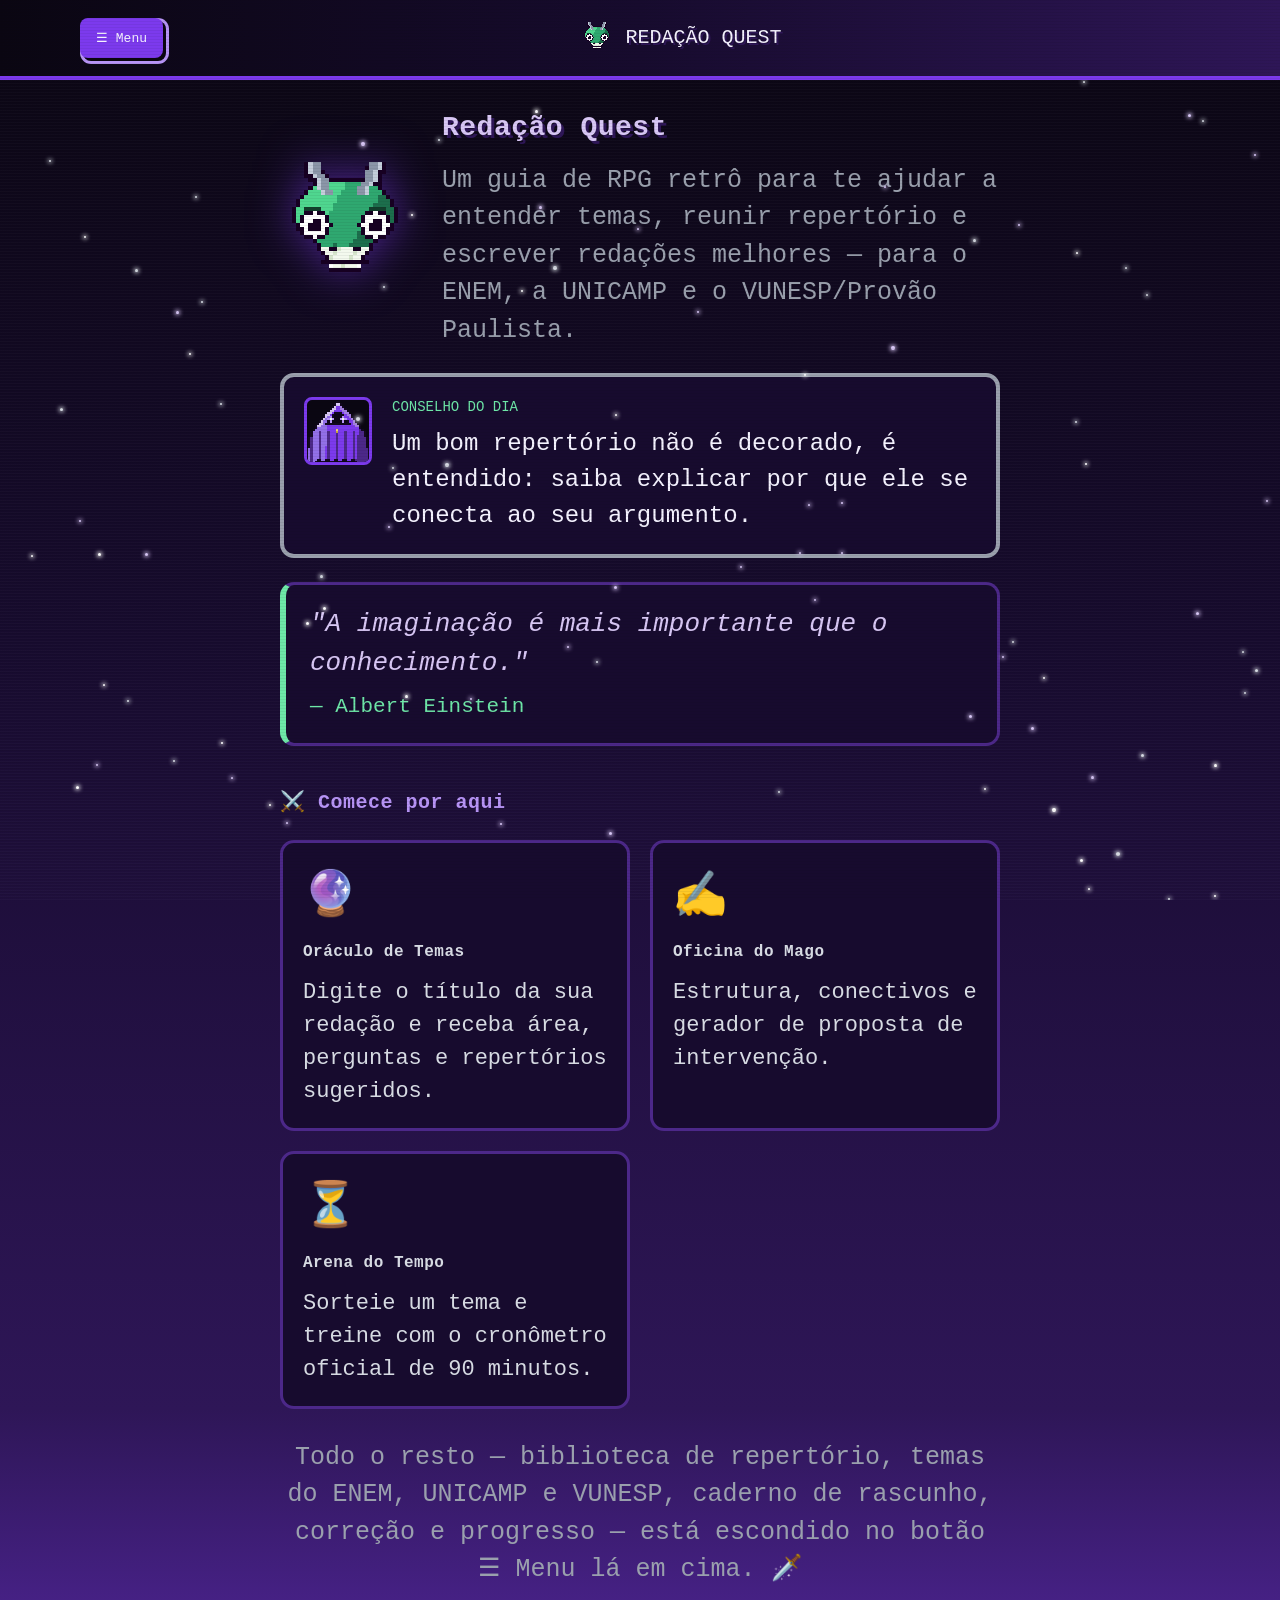
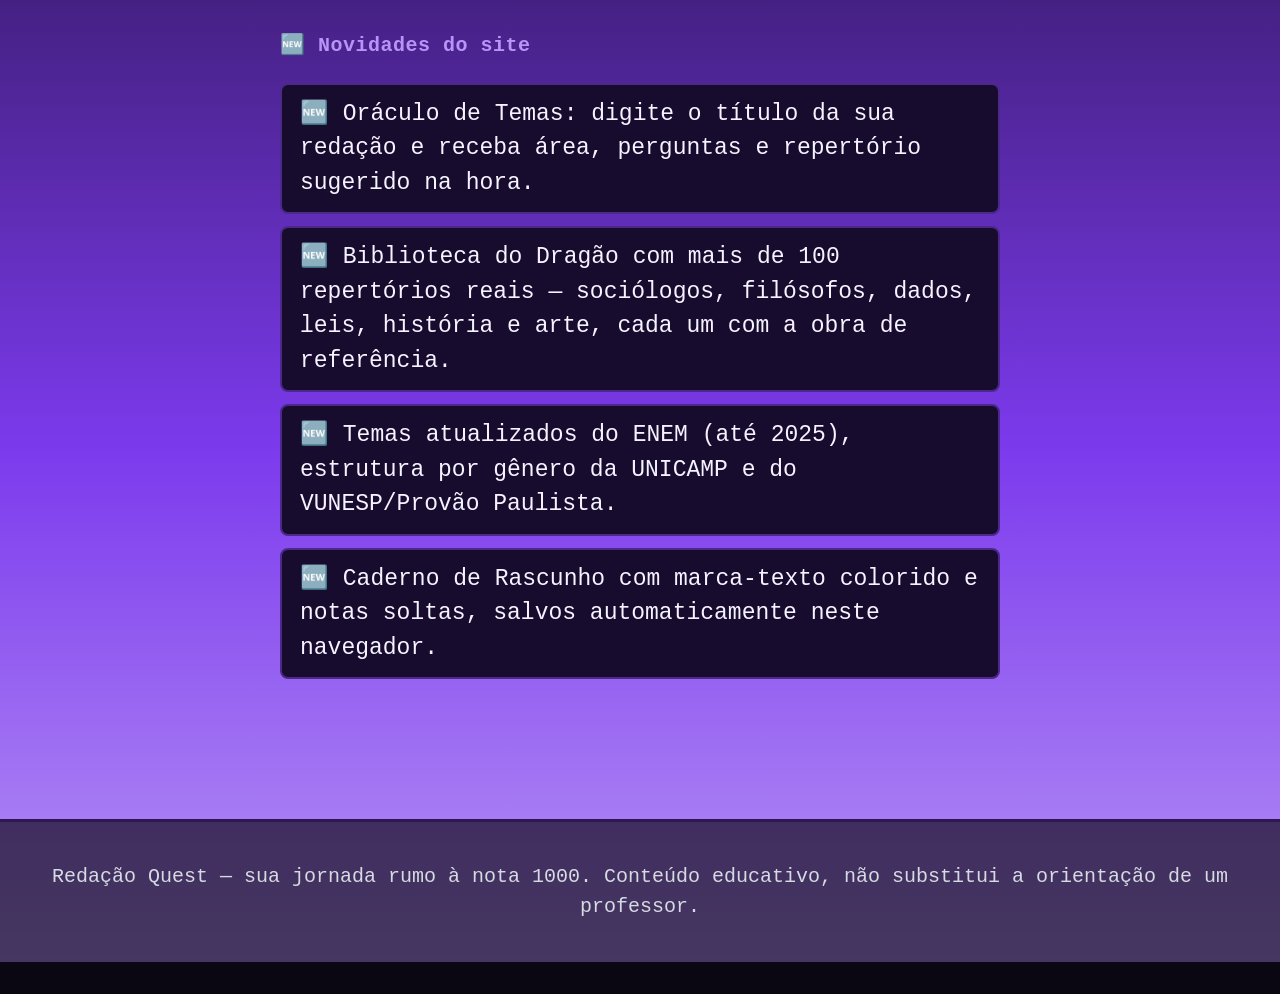
<file: index.html>
<!DOCTYPE html>
<html lang="pt-BR">
<head>
<meta charset="UTF-8">
<meta name="viewport" content="width=device-width, initial-scale=1.0">
<meta http-equiv="Content-Security-Policy" content="default-src 'self'; script-src 'self'; style-src 'self' 'unsafe-inline' https://fonts.googleapis.com; font-src https://fonts.gstatic.com; img-src 'self' data:; connect-src 'self'; object-src 'none'; base-uri 'self'; form-action 'none'; manifest-src 'self'; worker-src 'self';">
<link rel="icon" type="image/svg+xml" href="assets/sprites/dragon.svg">
<link rel="apple-touch-icon" href="assets/sprites/apple-touch-icon.png">
<link rel="manifest" href="manifest.json">
<meta name="theme-color" content="#7c3aed">
<meta property="og:type" content="website">
<meta property="og:title" content="Redação Quest — sua jornada rumo à nota 1000">
<meta property="og:description" content="RPG retrô com repertório, temas do ENEM/UNICAMP/VUNESP, oráculo de temas e correção de redação.">
<meta property="og:image" content="https://atlas436.github.io/Redacao/assets/sprites/og-image.png">
<meta property="og:url" content="https://atlas436.github.io/Redacao/index.html">
<meta property="og:locale" content="pt_BR">
<meta name="twitter:card" content="summary_large_image">
<meta name="twitter:title" content="Redação Quest — sua jornada rumo à nota 1000">
<meta name="twitter:description" content="RPG retrô com repertório, temas do ENEM/UNICAMP/VUNESP, oráculo de temas e correção de redação.">
<meta name="twitter:image" content="https://atlas436.github.io/Redacao/assets/sprites/og-image.png">
<meta name="description" content="RPG retrô com repertório, temas do ENEM/UNICAMP/VUNESP, oráculo de temas e correção de redação.">
<title>Redação Quest — sua jornada rumo à nota 1000</title>
<link rel="preconnect" href="https://fonts.googleapis.com">
<link rel="preconnect" href="https://fonts.gstatic.com" crossorigin>
<link rel="stylesheet" href="css/style.css">
</head>
<body>
<div id="app-nav"></div>

<main class="container">
  <div class="hero-capa">
    <img src="assets/sprites/dragon.svg" alt="Dragão Guardião" class="hero-dragon">
    <div>
      <h1>Redação Quest</h1>
      <p class="muted">Um guia de RPG retrô para te ajudar a entender temas, reunir repertório e escrever redações melhores — para o ENEM, a UNICAMP e o VUNESP/Provão Paulista.</p>
    </div>
  </div>

  <div class="dialog-box">
    <div class="avatar"><img src="assets/sprites/mago.svg" alt="Mago das Palavras" class="avatar-img"></div>
    <div class="fala">
      <span class="nome">CONSELHO DO DIA</span>
      <p id="conselho-do-dia">Carregando conselho...</p>
    </div>
  </div>

  <div class="frase-dia" id="frase-do-dia"></div>

  <h2>⚔️ Comece por aqui</h2>
  <div class="grid">
    <a class="card-link" href="entender.html">
      <div class="card">
        <span class="emoji-big">🔮</span>
        <h3>Oráculo de Temas</h3>
        <p>Digite o título da sua redação e receba área, perguntas e repertórios sugeridos.</p>
      </div>
    </a>
    <a class="card-link" href="escrever.html">
      <div class="card">
        <span class="emoji-big">✍️</span>
        <h3>Oficina do Mago</h3>
        <p>Estrutura, conectivos e gerador de proposta de intervenção.</p>
      </div>
    </a>
    <a class="card-link" href="simulado.html">
      <div class="card">
        <span class="emoji-big">⏳</span>
        <h3>Arena do Tempo</h3>
        <p>Sorteie um tema e treine com o cronômetro oficial de 90 minutos.</p>
      </div>
    </a>
  </div>

  <p class="muted center" style="margin-top:1.5rem;">Todo o resto — biblioteca de repertório, temas do ENEM, UNICAMP e VUNESP, caderno de rascunho, correção e progresso — está escondido no botão ☰ Menu lá em cima. 🗡️</p>

  <h2>🆕 Novidades do site</h2>
  <ul class="novidades-lista">
    <li>Oráculo de Temas: digite o título da sua redação e receba área, perguntas e repertório sugerido na hora.</li>
    <li>Biblioteca do Dragão com mais de 100 repertórios reais — sociólogos, filósofos, dados, leis, história e arte, cada um com a obra de referência.</li>
    <li>Temas atualizados do ENEM (até 2025), estrutura por gênero da UNICAMP e do VUNESP/Provão Paulista.</li>
    <li>Caderno de Rascunho com marca-texto colorido e notas soltas, salvos automaticamente neste navegador.</li>
  </ul>
</main>

<div id="app-footer"></div>
<script src="js/data.js"></script>
<script src="js/main.js"></script>
<script src="js/index.js"></script>
</body>
</html>
</file>
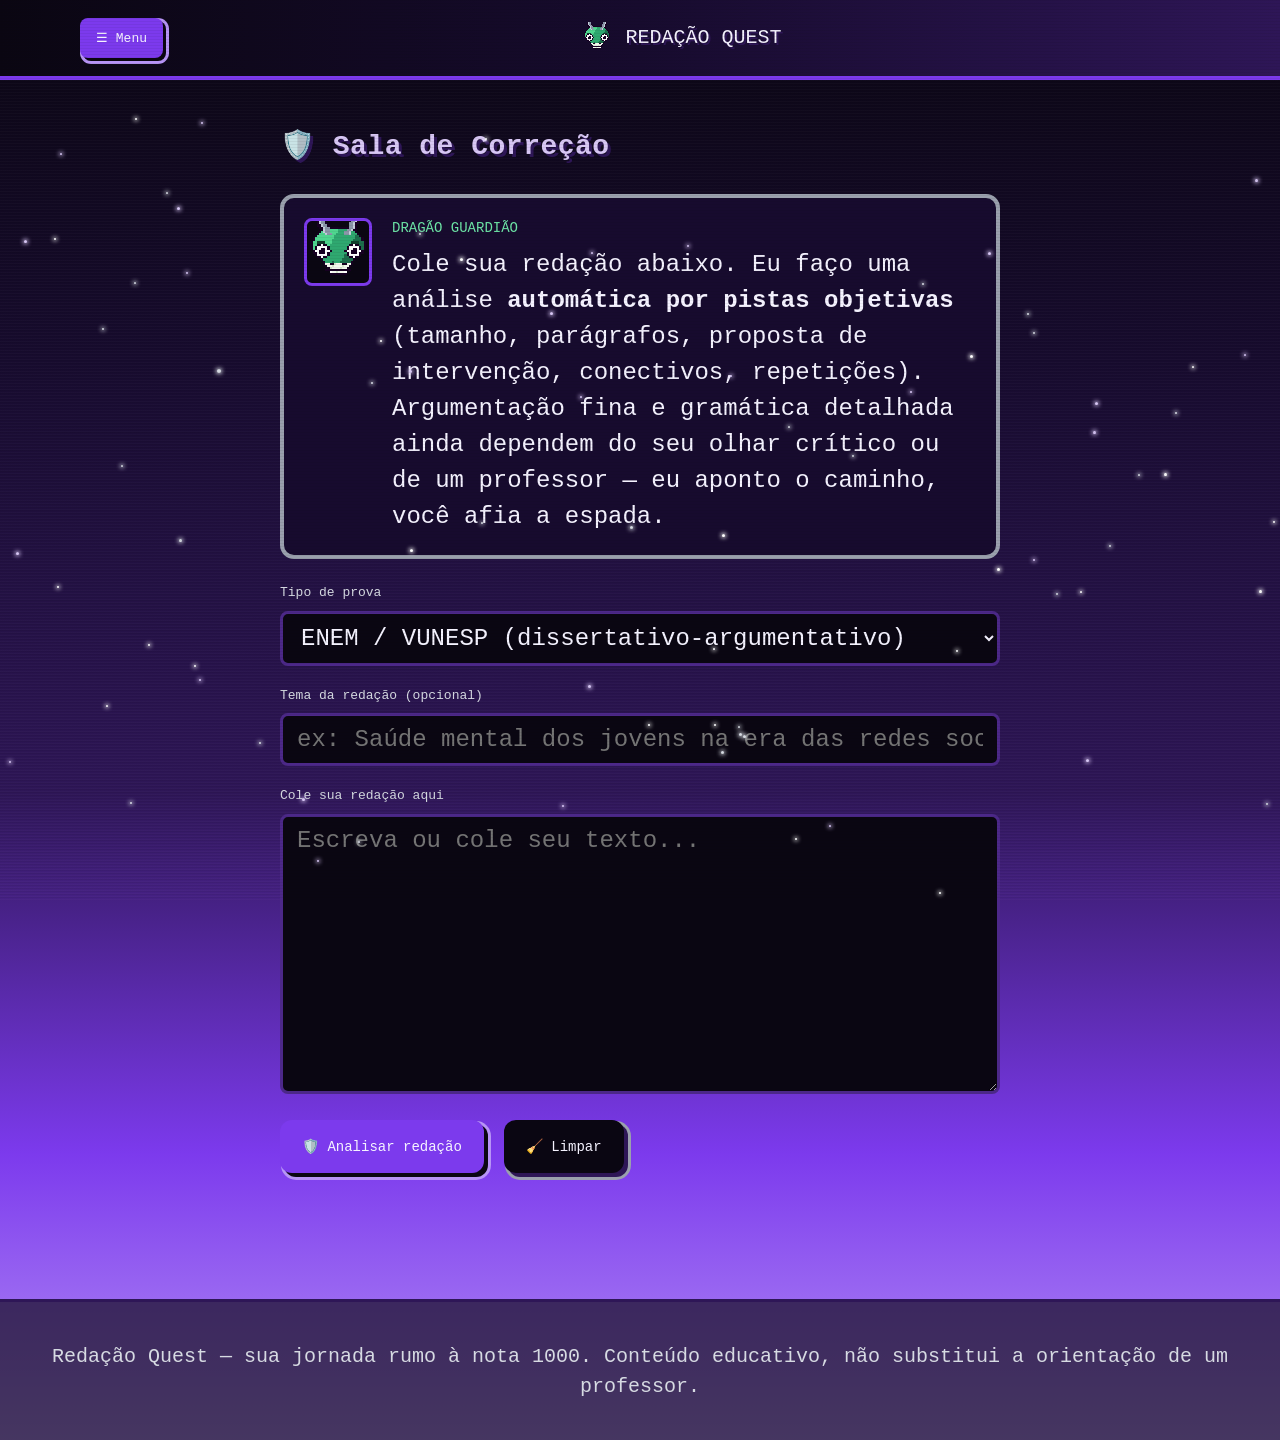
<file: corrigir.html>
<!DOCTYPE html>
<html lang="pt-BR">
<head>
<meta charset="UTF-8">
<meta name="viewport" content="width=device-width, initial-scale=1.0">
<meta http-equiv="Content-Security-Policy" content="default-src 'self'; script-src 'self'; style-src 'self' 'unsafe-inline' https://fonts.googleapis.com; font-src https://fonts.gstatic.com; img-src 'self' data:; connect-src 'self'; object-src 'none'; base-uri 'self'; form-action 'none'; manifest-src 'self'; worker-src 'self';">
<link rel="icon" type="image/svg+xml" href="assets/sprites/dragon.svg">
<link rel="apple-touch-icon" href="assets/sprites/apple-touch-icon.png">
<link rel="manifest" href="manifest.json">
<meta name="theme-color" content="#7c3aed">
<meta property="og:type" content="website">
<meta property="og:title" content="Sala de Correção | Redação Quest">
<meta property="og:description" content="Análise automática da sua redação por competência, adaptada pro ENEM ou pra UNICAMP.">
<meta property="og:image" content="https://atlas436.github.io/Redacao/assets/sprites/og-image.png">
<meta property="og:url" content="https://atlas436.github.io/Redacao/corrigir.html">
<meta property="og:locale" content="pt_BR">
<meta name="twitter:card" content="summary_large_image">
<meta name="twitter:title" content="Sala de Correção | Redação Quest">
<meta name="twitter:description" content="Análise automática da sua redação por competência, adaptada pro ENEM ou pra UNICAMP.">
<meta name="twitter:image" content="https://atlas436.github.io/Redacao/assets/sprites/og-image.png">
<meta name="description" content="Análise automática da sua redação por competência, adaptada pro ENEM ou pra UNICAMP.">
<title>Sala de Correção | Redação Quest</title>
<link rel="preconnect" href="https://fonts.googleapis.com">
<link rel="preconnect" href="https://fonts.gstatic.com" crossorigin>
<link rel="stylesheet" href="css/style.css">
</head>
<body>
<div id="app-nav"></div>

<main class="container">
  <h1>🛡️ Sala de Correção</h1>

  <div class="dialog-box">
    <div class="avatar"><img src="assets/sprites/dragon.svg" alt="Dragão Guardião" class="avatar-img"></div>
    <div class="fala">
      <span class="nome">DRAGÃO GUARDIÃO</span>
      <p>Cole sua redação abaixo. Eu faço uma análise <strong>automática por pistas objetivas</strong> (tamanho, parágrafos, proposta de intervenção, conectivos, repetições). Argumentação fina e gramática detalhada ainda dependem do seu olhar crítico ou de um professor — eu aponto o caminho, você afia a espada.</p>
    </div>
  </div>

  <div class="form-row">
    <label for="tipo-prova-corrigir">Tipo de prova</label>
    <select id="tipo-prova-corrigir">
      <option value="enem">ENEM / VUNESP (dissertativo-argumentativo)</option>
      <option value="unicamp">UNICAMP (gênero variado)</option>
    </select>
  </div>

  <div class="form-row hidden" id="campo-genero-corrigir">
    <label for="genero-corrigir">Gênero pedido na prova</label>
    <select id="genero-corrigir"></select>
  </div>

  <div class="form-row">
    <label for="tema-redacao">Tema da redação (opcional)</label>
    <input type="text" id="tema-redacao" placeholder="ex: Saúde mental dos jovens na era das redes sociais">
  </div>

  <div class="form-row">
    <label for="texto-redacao">Cole sua redação aqui</label>
    <textarea id="texto-redacao" style="min-height:280px;" placeholder="Escreva ou cole seu texto..."></textarea>
  </div>

  <button class="btn-pixel" id="btn-corrigir">🛡️ Analisar redação</button>
  <button class="btn-pixel secundario" id="btn-limpar">🧹 Limpar</button>

  <div id="resultado-corrigir" class="hidden mt-2">
    <h2>📋 Relatório do Dragão</h2>
    <div id="itens-resultado"></div>

    <h2>✅ Checklist de autoavaliação por competência</h2>
    <p class="muted">Marque após reler seu texto com atenção — isso não é nota oficial, é seu guia de revisão.</p>
    <div class="checklist" id="checklist-competencias"></div>

    <div class="barra mt-2"><div class="barra-fill xp" id="barra-checklist" style="width:0%;"></div></div>
    <p class="barra-label" id="label-checklist">0 / 10 pontos de revisão marcados</p>

    <button class="btn-pixel" id="btn-salvar-sessao" style="margin-top:1rem;">💾 Salvar no Pergaminho de Evolução</button>
    <p class="muted hidden" id="msg-salvo">Sessão salva! Veja em <a href="progresso.html">Progresso</a>.</p>
  </div>
</main>

<div id="app-footer"></div>
<script src="js/data.js"></script>
<script src="js/main.js"></script>
<script src="js/corrigir.js"></script>
</body>
</html>
</file>
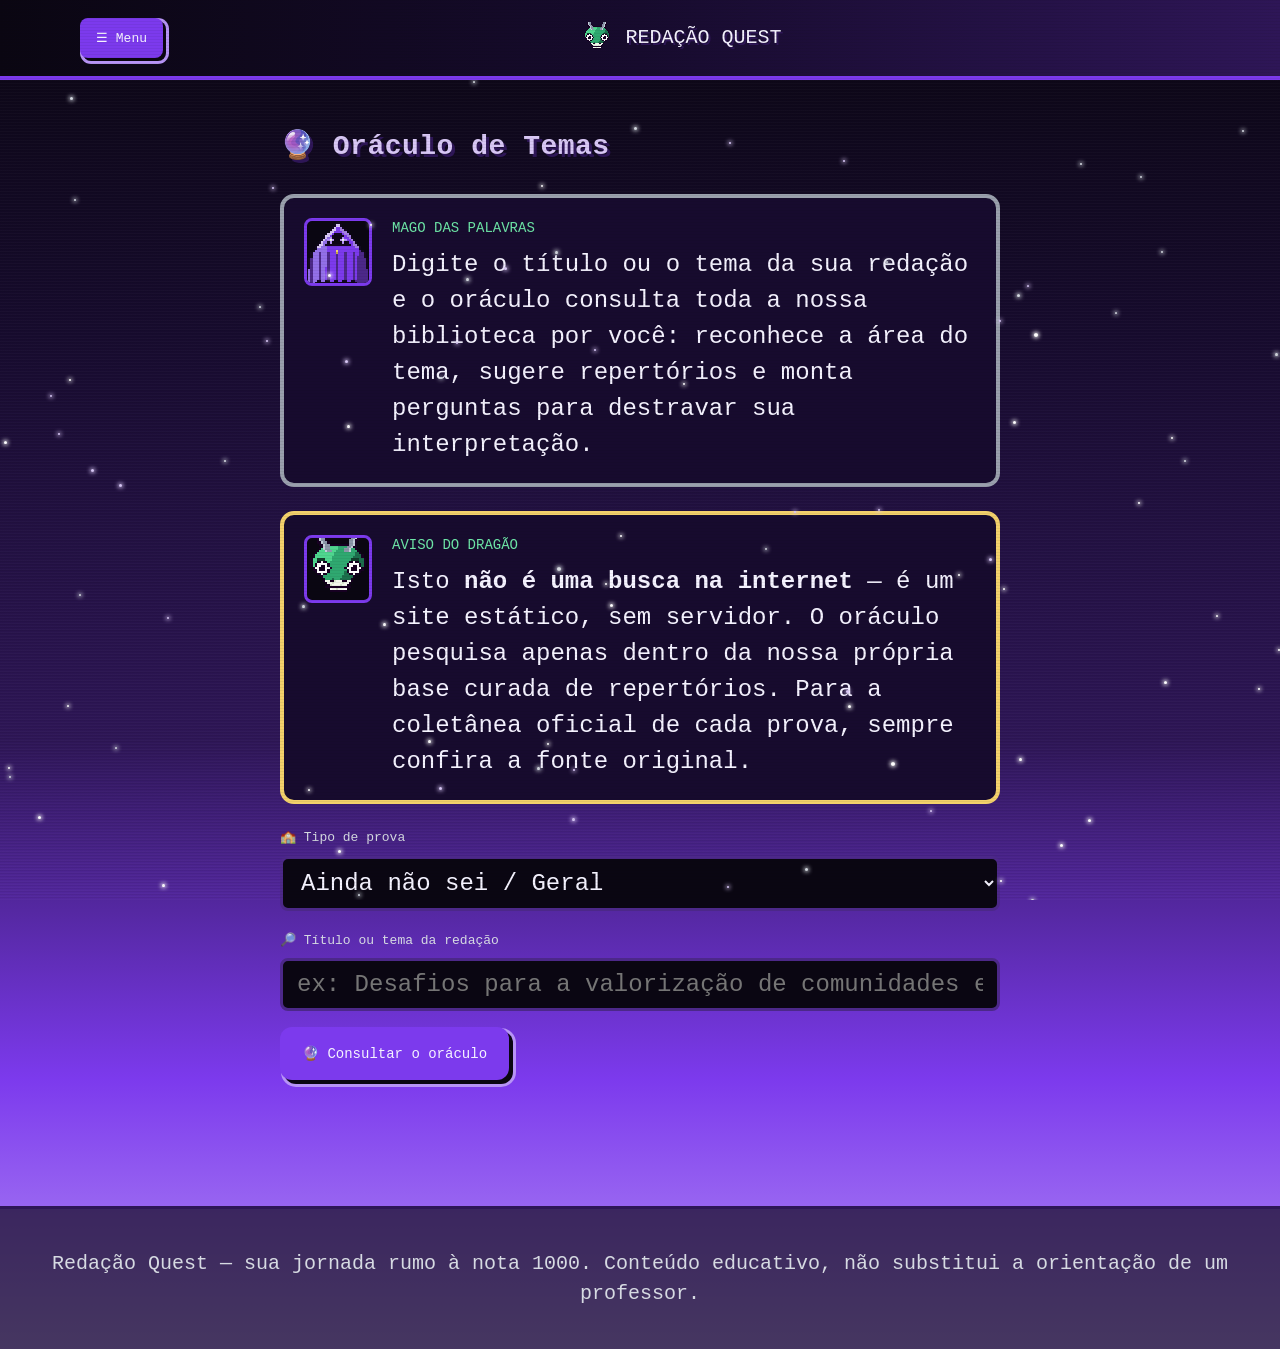
<file: entender.html>
<!DOCTYPE html>
<html lang="pt-BR">
<head>
<meta charset="UTF-8">
<meta name="viewport" content="width=device-width, initial-scale=1.0">
<meta http-equiv="Content-Security-Policy" content="default-src 'self'; script-src 'self'; style-src 'self' 'unsafe-inline' https://fonts.googleapis.com; font-src https://fonts.gstatic.com; img-src 'self' data:; connect-src 'self'; object-src 'none'; base-uri 'self'; form-action 'none'; manifest-src 'self'; worker-src 'self';">
<link rel="icon" type="image/svg+xml" href="assets/sprites/dragon.svg">
<link rel="apple-touch-icon" href="assets/sprites/apple-touch-icon.png">
<link rel="manifest" href="manifest.json">
<meta name="theme-color" content="#7c3aed">
<meta property="og:type" content="website">
<meta property="og:title" content="Oráculo de Temas | Redação Quest">
<meta property="og:description" content="Digite o título da sua redação e receba área identificada, perguntas norteadoras e repertórios sugeridos.">
<meta property="og:image" content="https://atlas436.github.io/Redacao/assets/sprites/og-image.png">
<meta property="og:url" content="https://atlas436.github.io/Redacao/entender.html">
<meta property="og:locale" content="pt_BR">
<meta name="twitter:card" content="summary_large_image">
<meta name="twitter:title" content="Oráculo de Temas | Redação Quest">
<meta name="twitter:description" content="Digite o título da sua redação e receba área identificada, perguntas norteadoras e repertórios sugeridos.">
<meta name="twitter:image" content="https://atlas436.github.io/Redacao/assets/sprites/og-image.png">
<meta name="description" content="Digite o título da sua redação e receba área identificada, perguntas norteadoras e repertórios sugeridos.">
<title>Oráculo de Temas | Redação Quest</title>
<link rel="preconnect" href="https://fonts.googleapis.com">
<link rel="preconnect" href="https://fonts.gstatic.com" crossorigin>
<link rel="stylesheet" href="css/style.css">
</head>
<body>
<div id="app-nav"></div>

<main class="container">
  <h1>🔮 Oráculo de Temas</h1>

  <div class="dialog-box">
    <div class="avatar"><img src="assets/sprites/mago.svg" alt="Mago das Palavras" class="avatar-img"></div>
    <div class="fala">
      <span class="nome">MAGO DAS PALAVRAS</span>
      <p>Digite o título ou o tema da sua redação e o oráculo consulta toda a nossa biblioteca por você: reconhece a área do tema, sugere repertórios e monta perguntas para destravar sua interpretação.</p>
    </div>
  </div>

  <div class="dialog-box" style="border-color: var(--amarelo-aviso);">
    <div class="avatar"><img src="assets/sprites/dragon.svg" alt="Dragão Guardião" class="avatar-img"></div>
    <div class="fala">
      <span class="nome">AVISO DO DRAGÃO</span>
      <p>Isto <strong>não é uma busca na internet</strong> — é um site estático, sem servidor. O oráculo pesquisa apenas dentro da nossa própria base curada de repertórios. Para a coletânea oficial de cada prova, sempre confira a fonte original.</p>
    </div>
  </div>

  <div class="form-row">
    <label for="tipo-prova-oraculo">🏫 Tipo de prova</label>
    <select id="tipo-prova-oraculo">
      <option value="geral">Ainda não sei / Geral</option>
      <option value="enem">ENEM</option>
      <option value="unicamp">UNICAMP</option>
      <option value="vunesp">VUNESP / Provão Paulista</option>
    </select>
  </div>

  <div class="form-row">
    <label for="campo-oraculo">🔎 Título ou tema da redação</label>
    <input type="text" id="campo-oraculo" placeholder="ex: Desafios para a valorização de comunidades e povos tradicionais no Brasil">
  </div>
  <button class="btn-pixel" id="btn-consultar">🔮 Consultar o oráculo</button>

  <div id="resultado-oraculo" class="hidden mt-2">

    <div class="resultado-item ok">
      <span class="titulo">DICA DA BANCA</span>
      <p id="dica-banca"></p>
    </div>

    <h2>🧭 Áreas identificadas</h2>
    <div class="flex-wrap" id="areas-identificadas"></div>

    <h2>❓ Perguntas para destravar o tema</h2>
    <ul id="perguntas-lista"></ul>

    <h2>📚 Repertórios sugeridos (mini coletânea)</h2>
    <div id="repertorios-sugeridos"></div>

    <div class="center mt-2">
      <button class="btn-pixel" id="btn-ir-escrever">✍️ Ir escrever com esse tema</button>
    </div>
  </div>
</main>

<div id="app-footer"></div>
<script src="js/data.js"></script>
<script src="js/main.js"></script>
<script src="js/entender.js"></script>
</body>
</html>
</file>
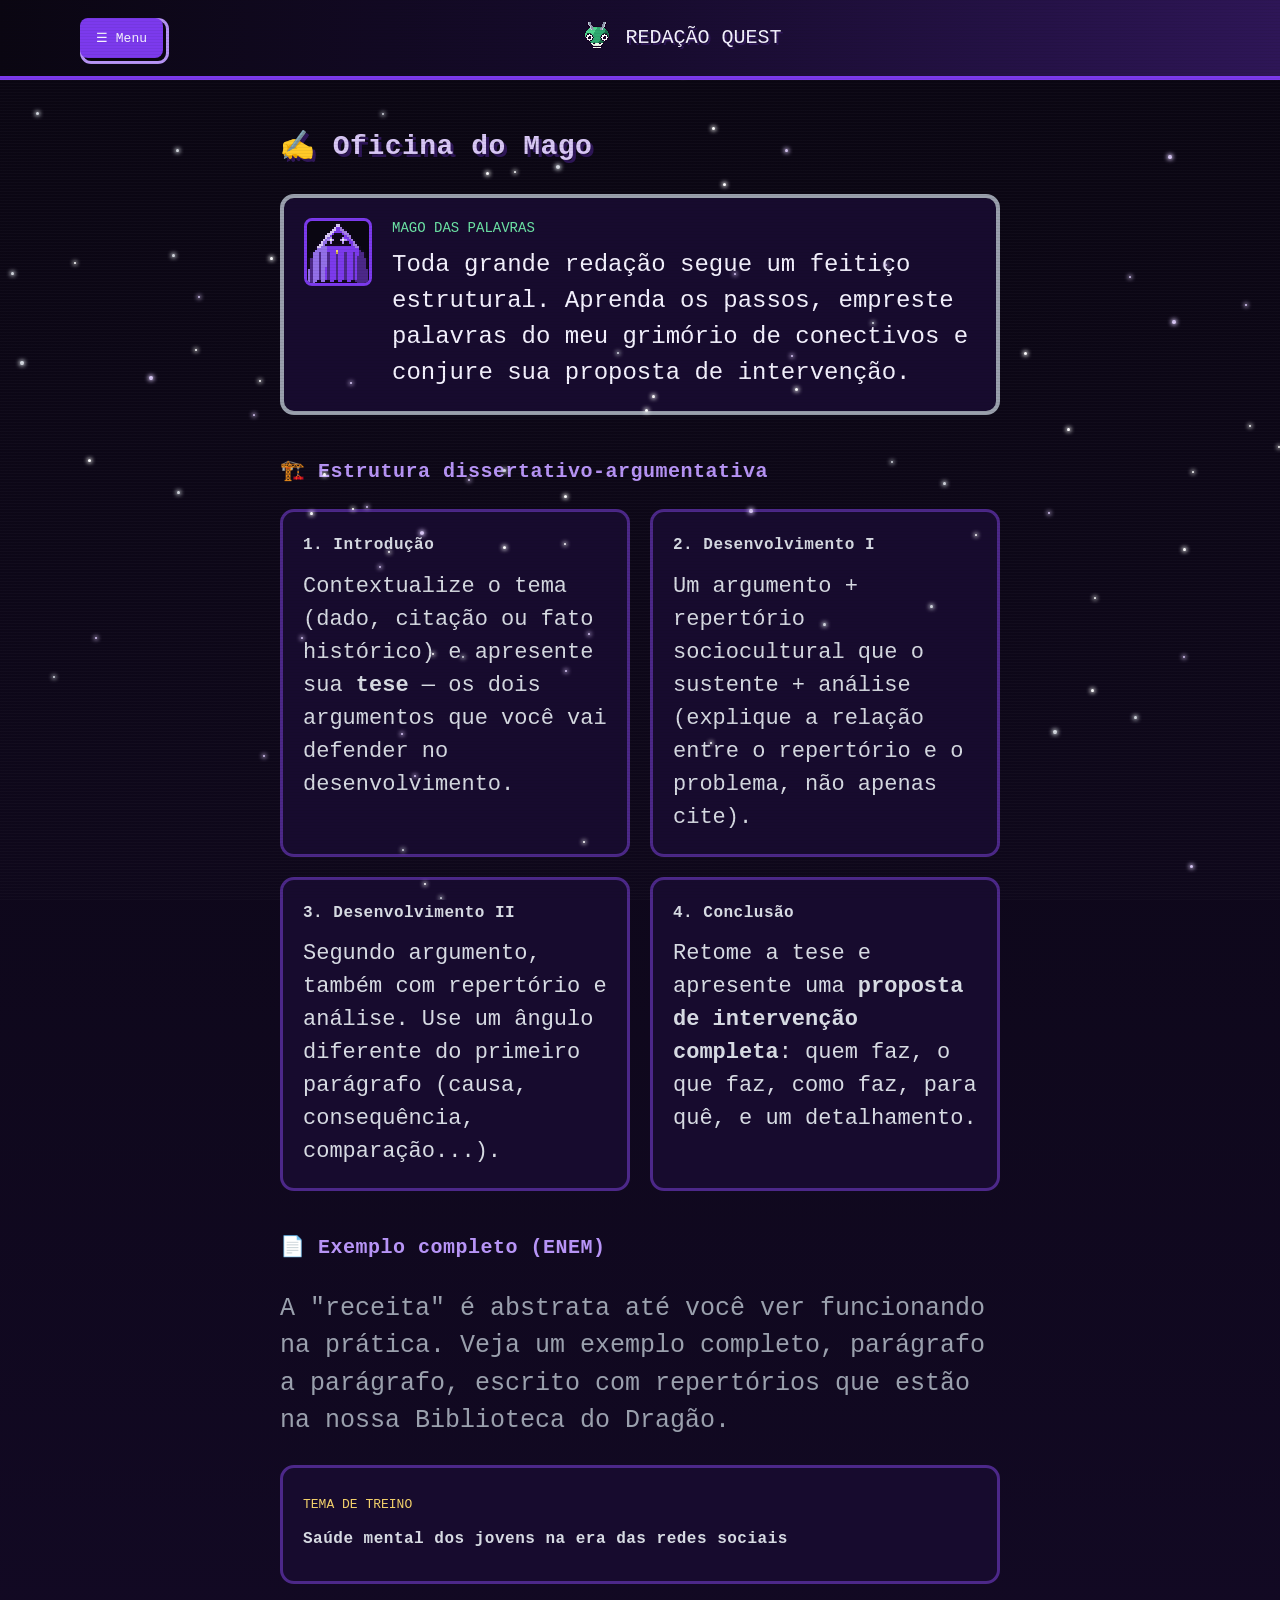
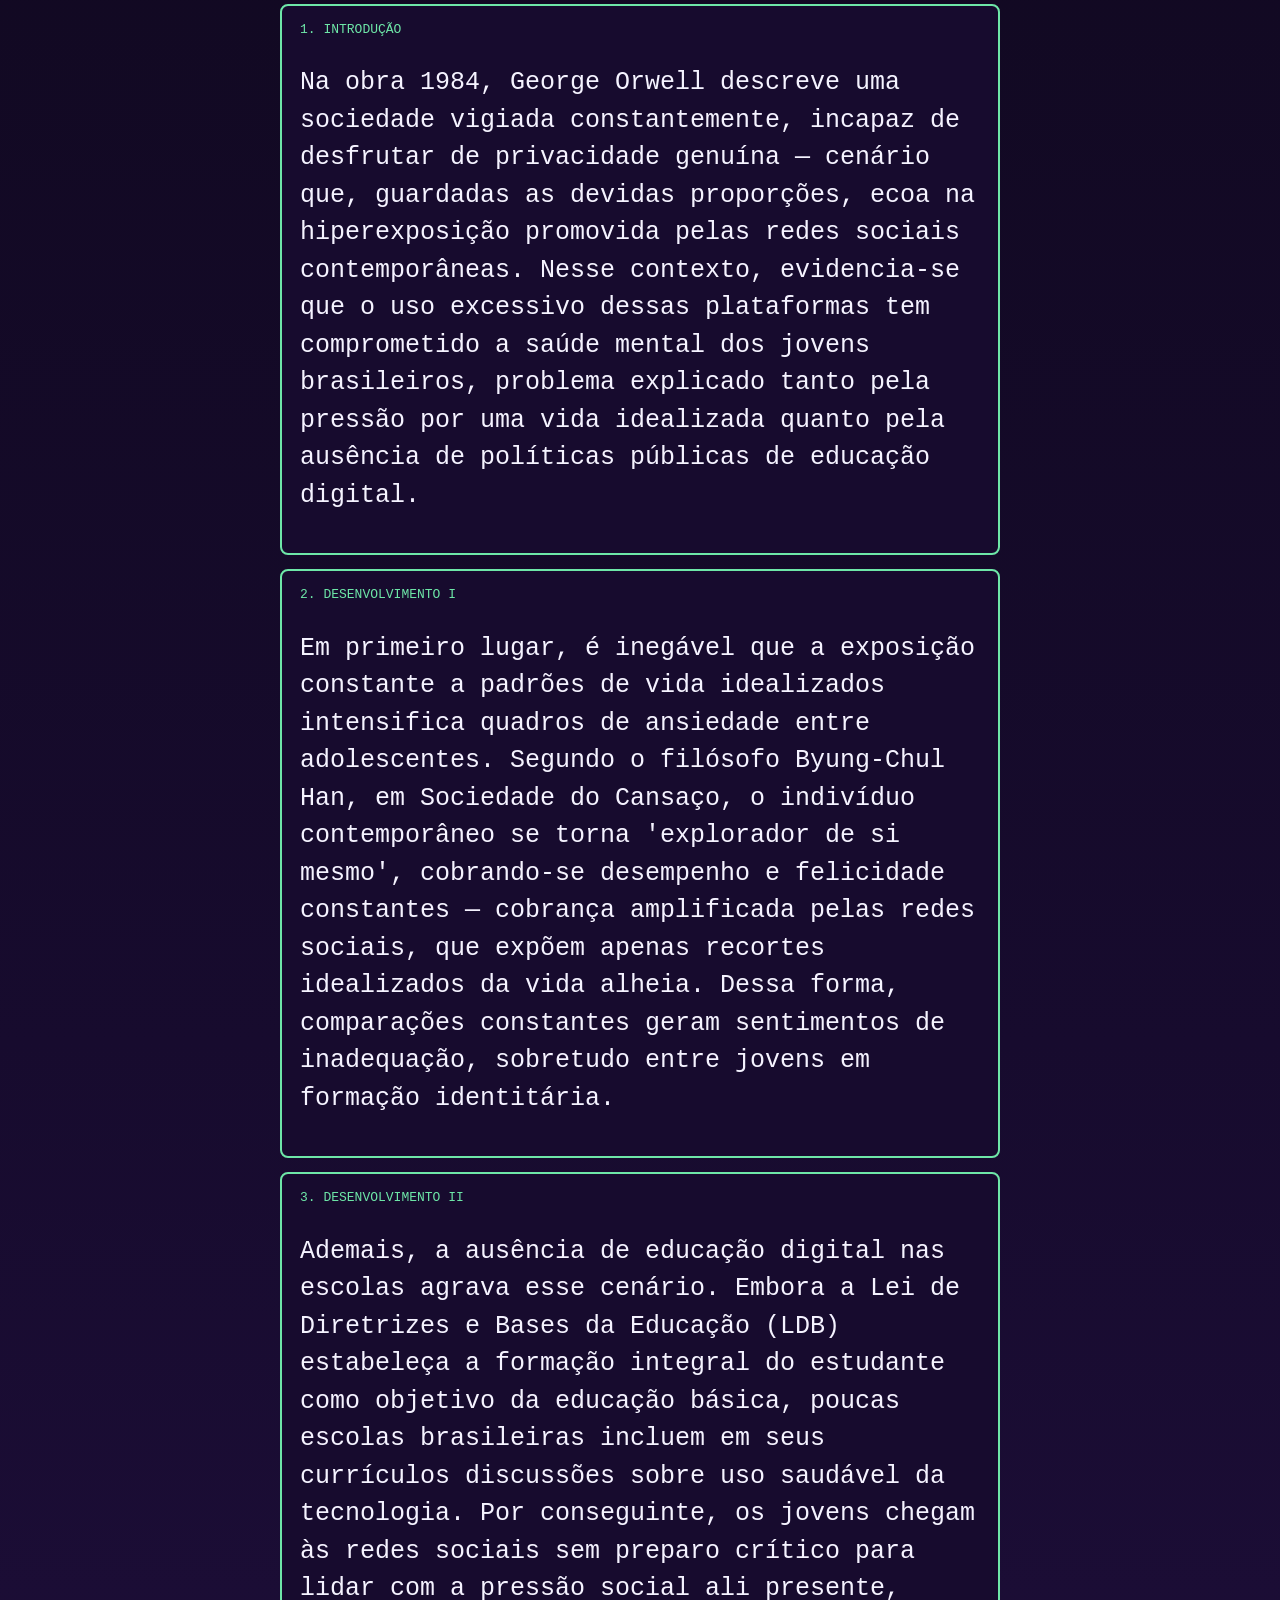
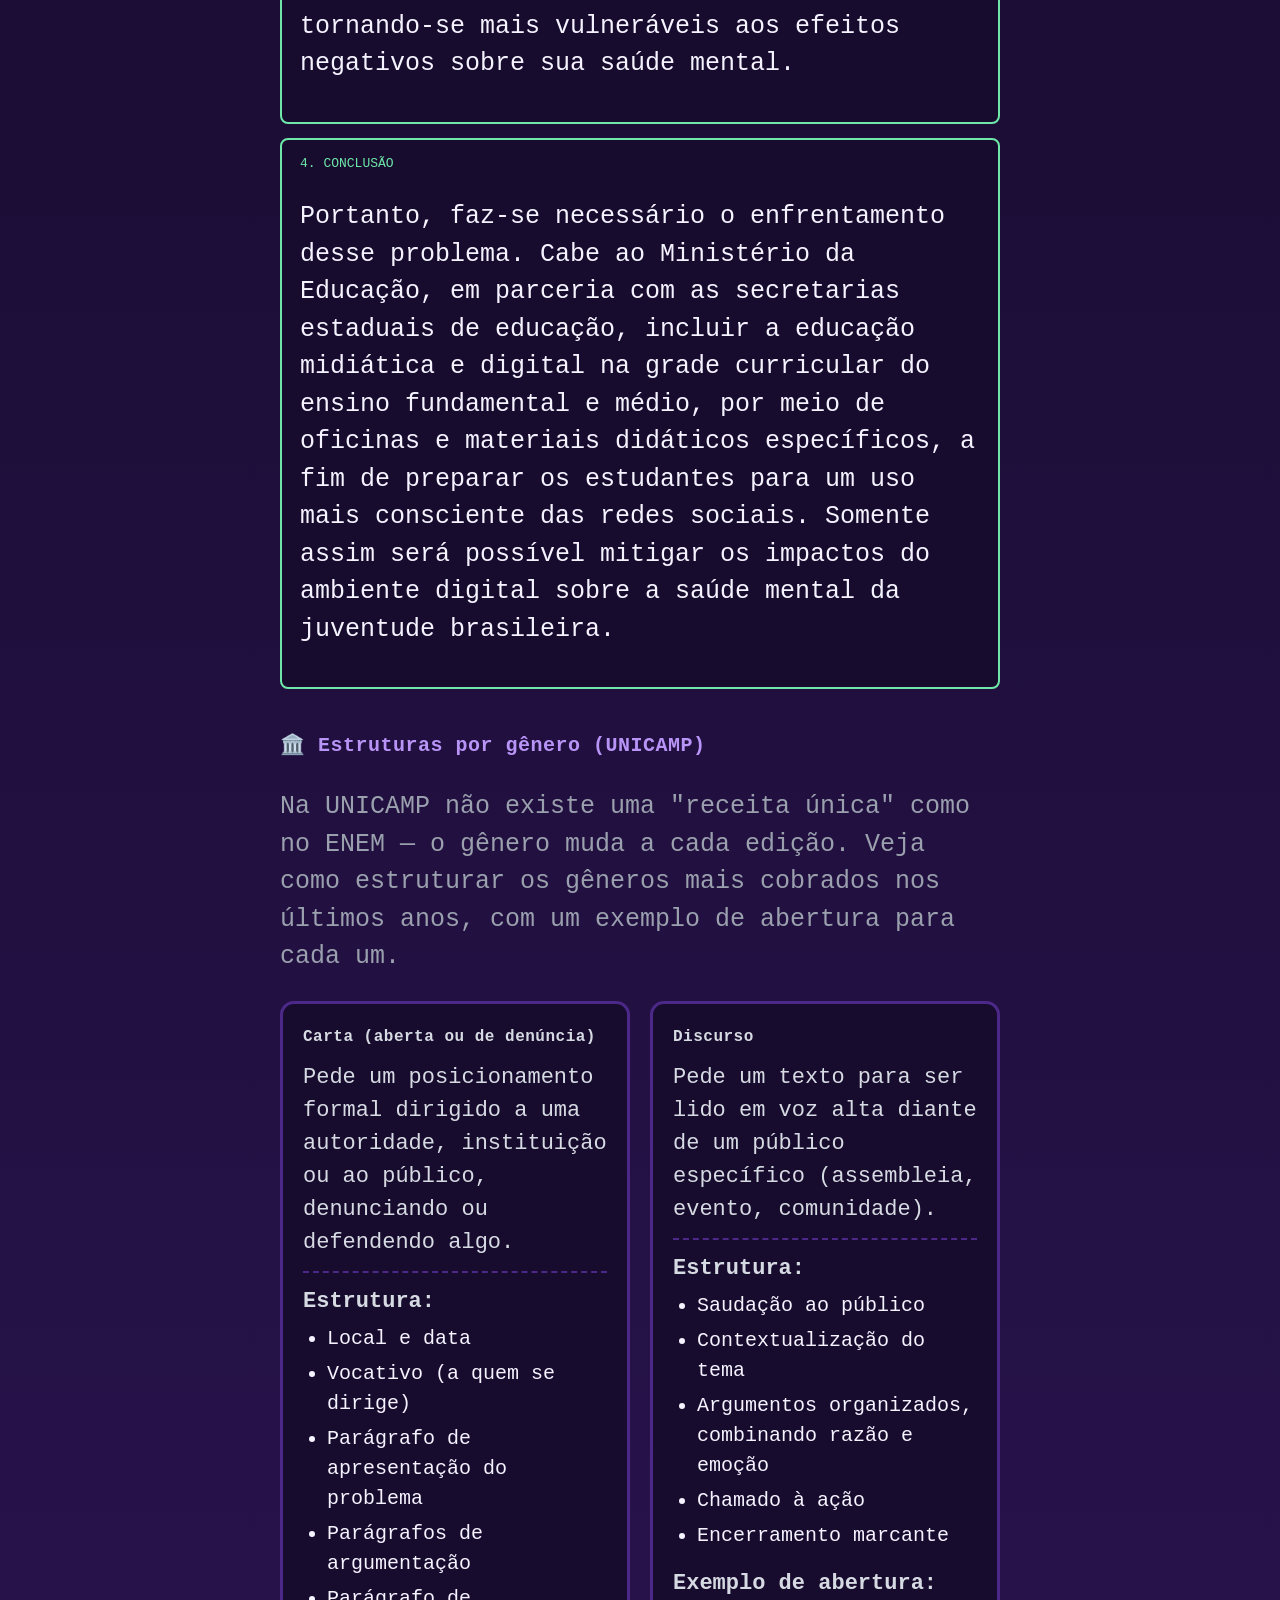
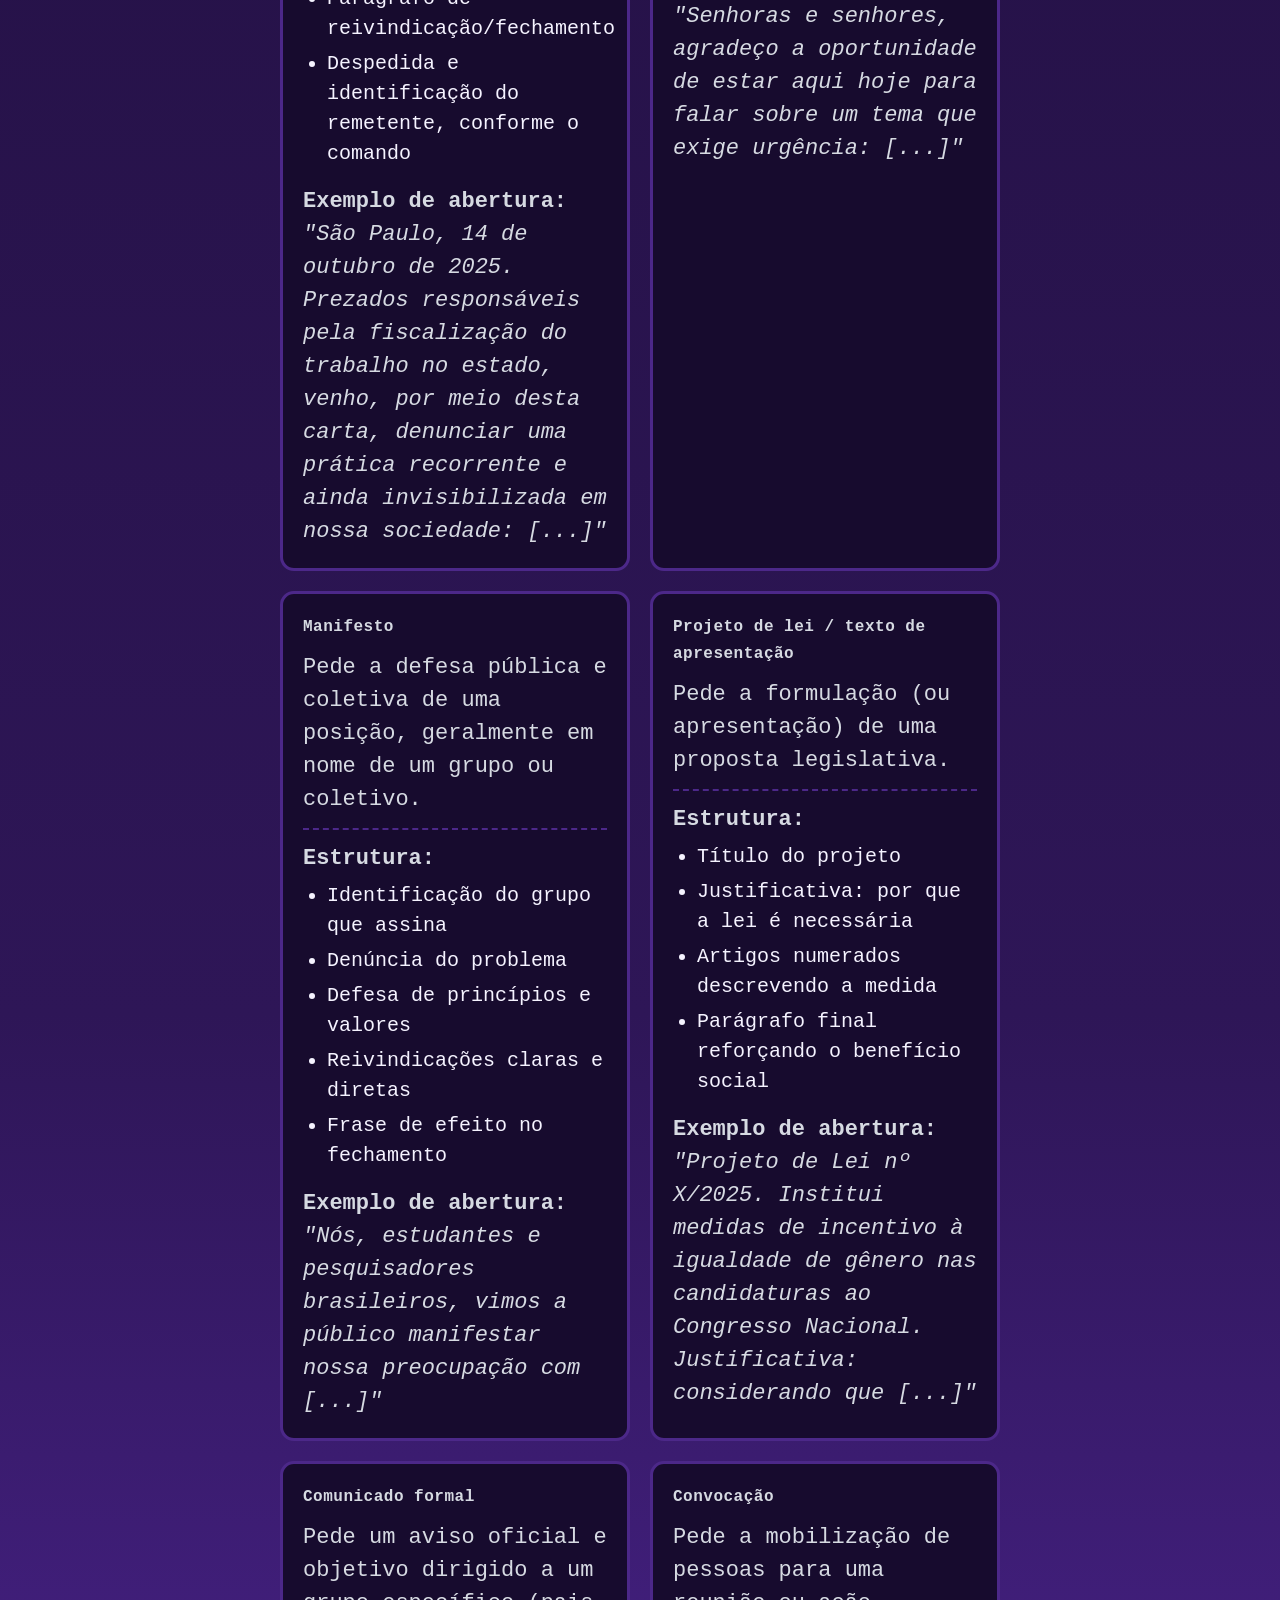
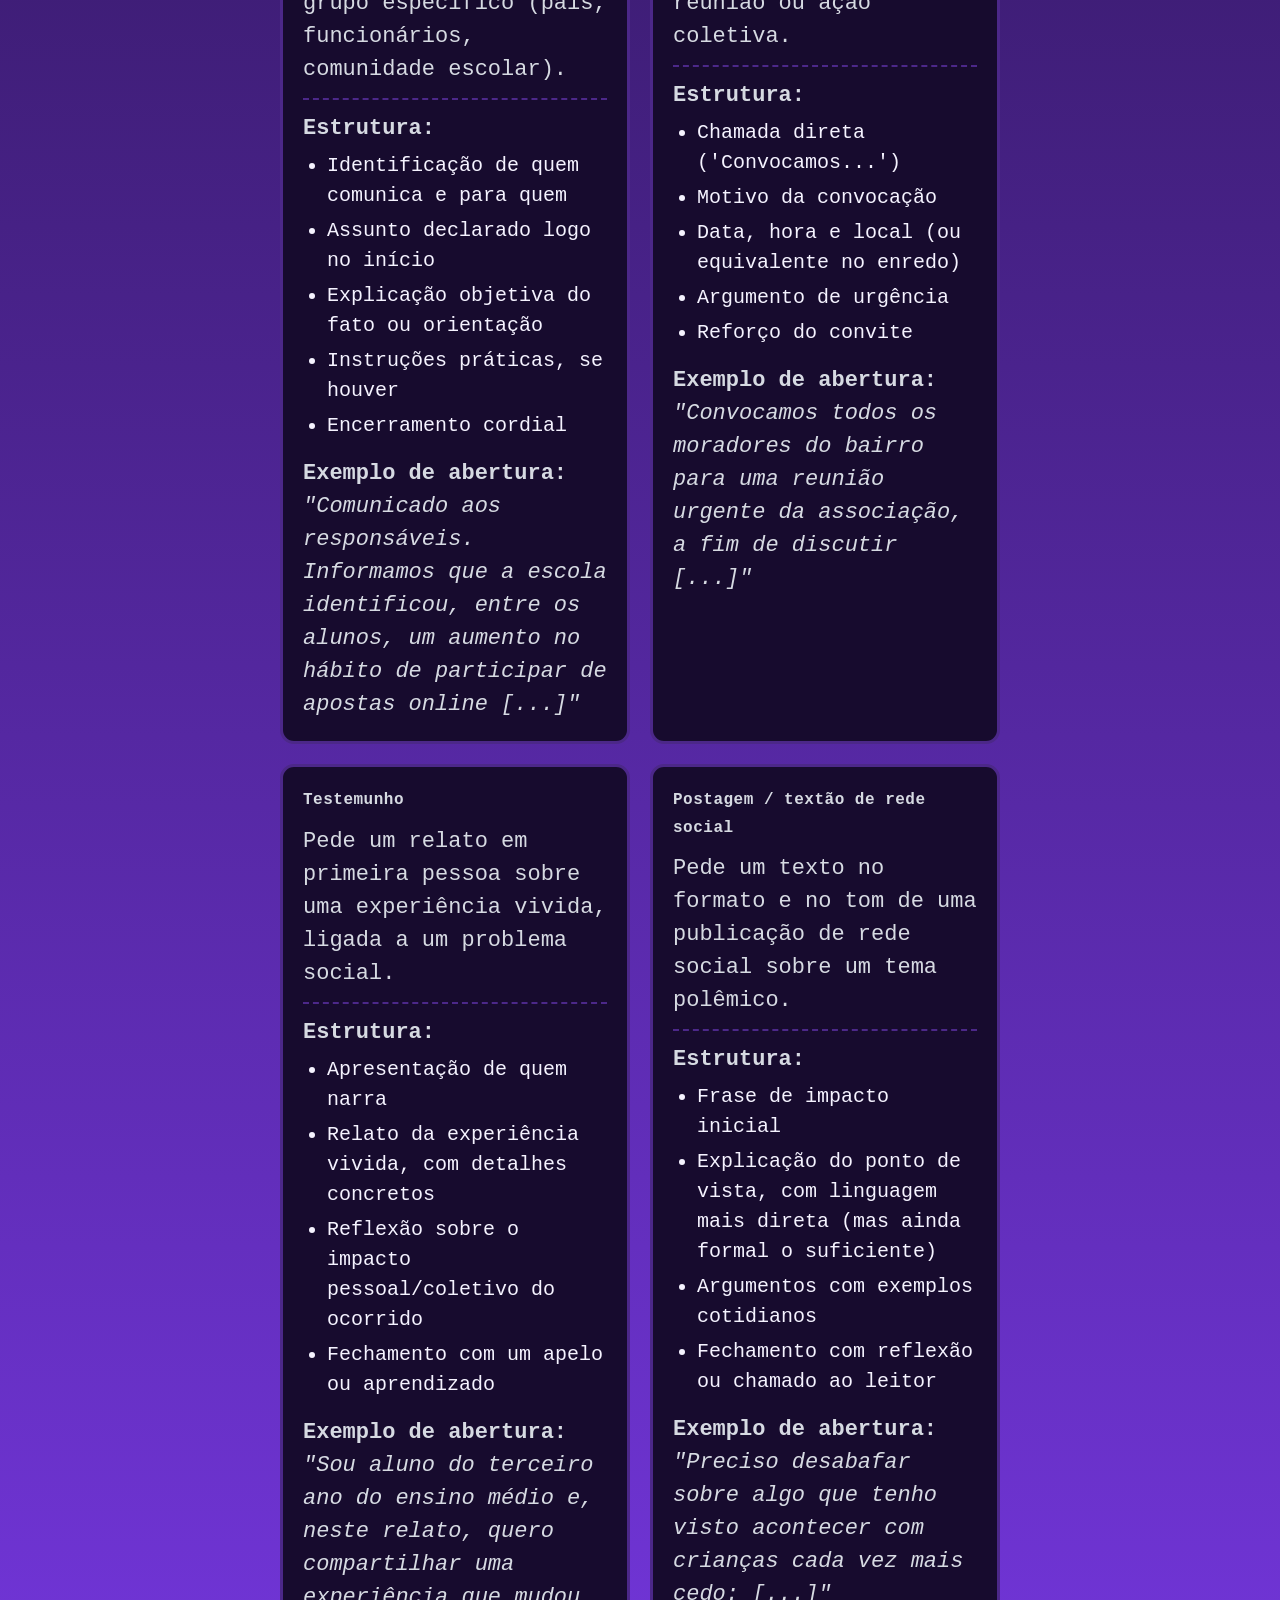
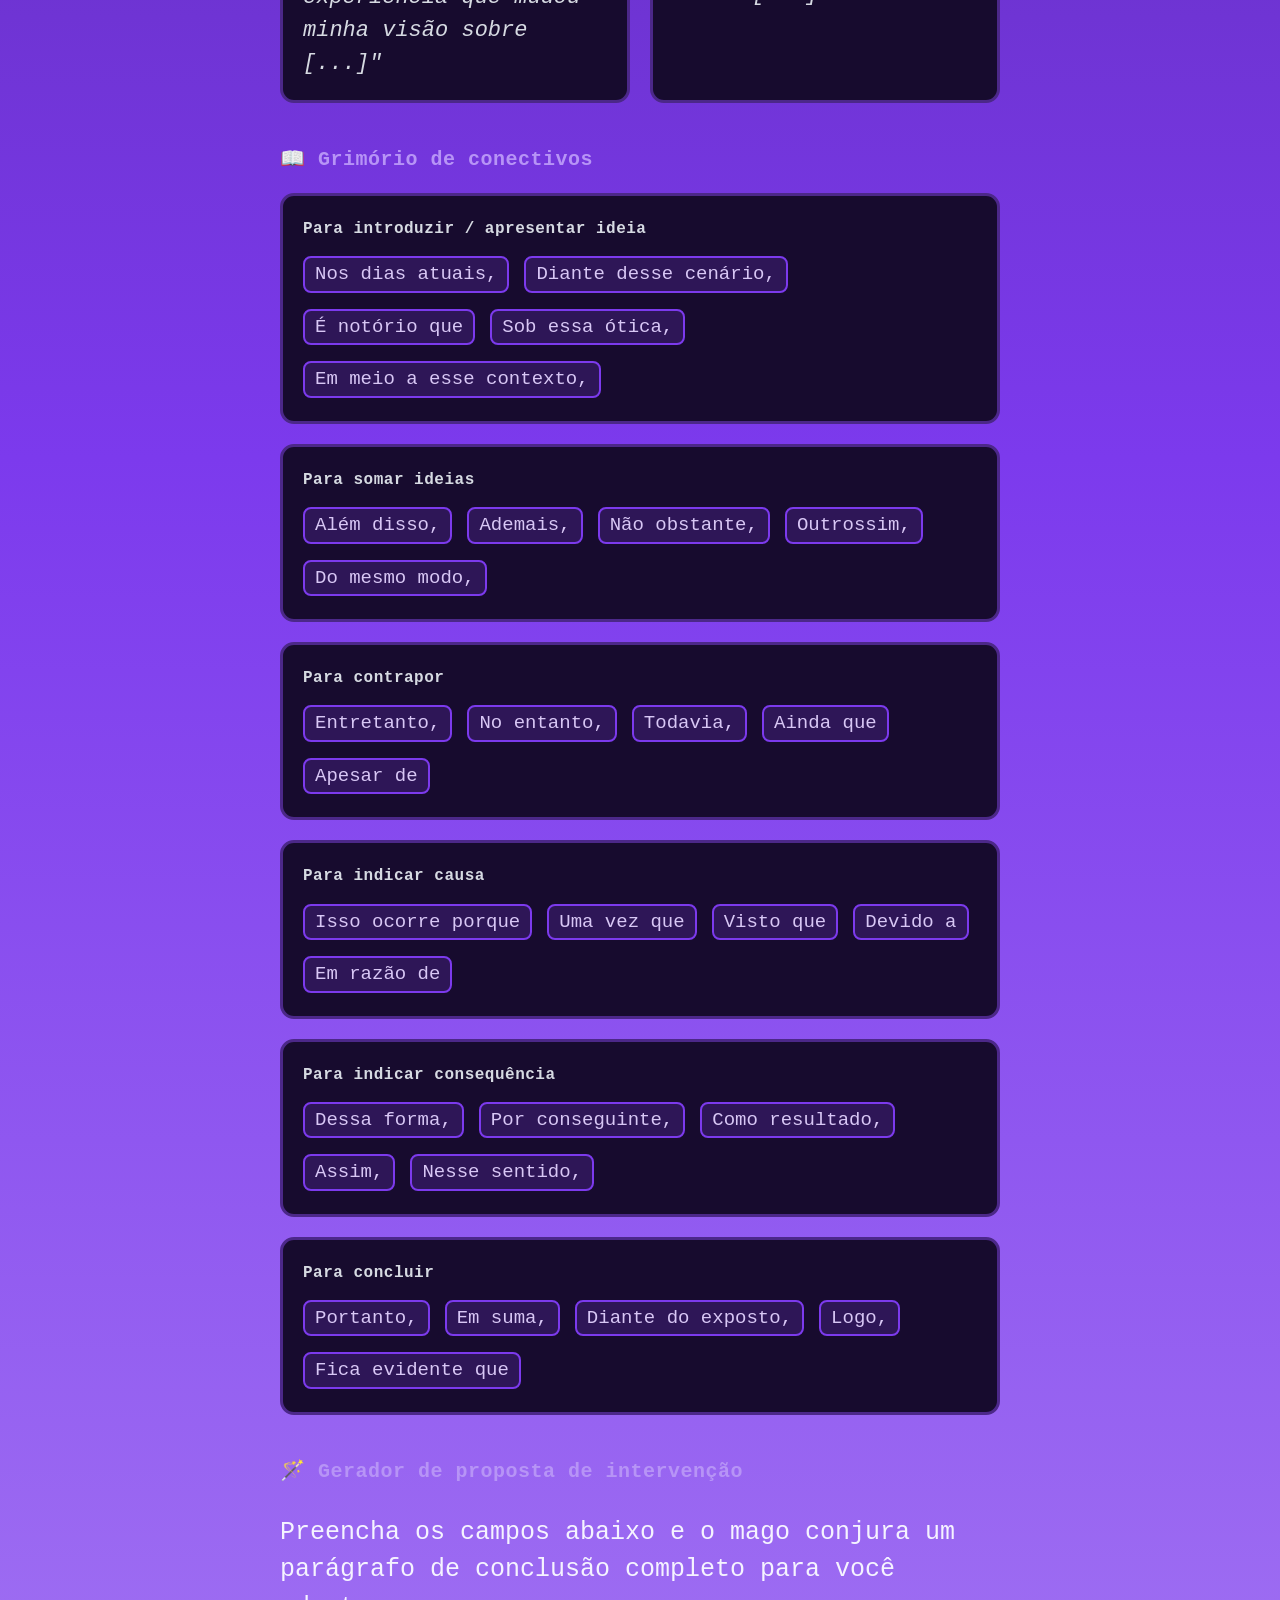
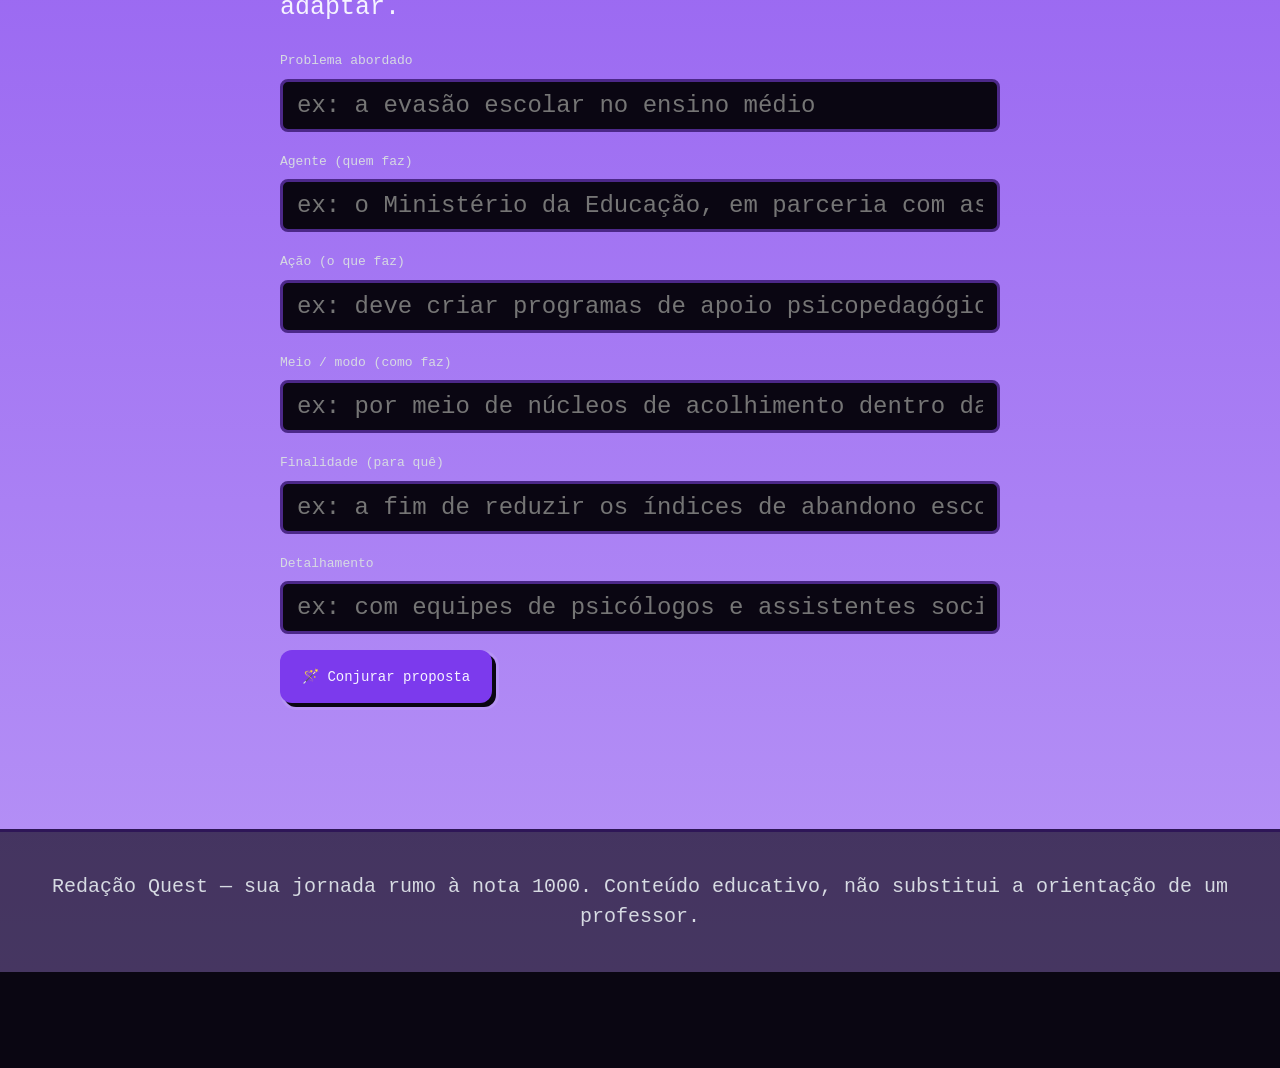
<file: escrever.html>
<!DOCTYPE html>
<html lang="pt-BR">
<head>
<meta charset="UTF-8">
<meta name="viewport" content="width=device-width, initial-scale=1.0">
<meta http-equiv="Content-Security-Policy" content="default-src 'self'; script-src 'self'; style-src 'self' 'unsafe-inline' https://fonts.googleapis.com; font-src https://fonts.gstatic.com; img-src 'self' data:; connect-src 'self'; object-src 'none'; base-uri 'self'; form-action 'none'; manifest-src 'self'; worker-src 'self';">
<link rel="icon" type="image/svg+xml" href="assets/sprites/dragon.svg">
<link rel="apple-touch-icon" href="assets/sprites/apple-touch-icon.png">
<link rel="manifest" href="manifest.json">
<meta name="theme-color" content="#7c3aed">
<meta property="og:type" content="website">
<meta property="og:title" content="Oficina do Mago — Escrever | Redação Quest">
<meta property="og:description" content="Estrutura dissertativa, conectivos e gerador de proposta de intervenção.">
<meta property="og:image" content="https://atlas436.github.io/Redacao/assets/sprites/og-image.png">
<meta property="og:url" content="https://atlas436.github.io/Redacao/escrever.html">
<meta property="og:locale" content="pt_BR">
<meta name="twitter:card" content="summary_large_image">
<meta name="twitter:title" content="Oficina do Mago — Escrever | Redação Quest">
<meta name="twitter:description" content="Estrutura dissertativa, conectivos e gerador de proposta de intervenção.">
<meta name="twitter:image" content="https://atlas436.github.io/Redacao/assets/sprites/og-image.png">
<meta name="description" content="Estrutura dissertativa, conectivos e gerador de proposta de intervenção.">
<title>Oficina do Mago — Escrever | Redação Quest</title>
<link rel="preconnect" href="https://fonts.googleapis.com">
<link rel="preconnect" href="https://fonts.gstatic.com" crossorigin>
<link rel="stylesheet" href="css/style.css">
</head>
<body>
<div id="app-nav"></div>

<main class="container">
  <h1>✍️ Oficina do Mago</h1>

  <div class="dialog-box">
    <div class="avatar"><img src="assets/sprites/mago.svg" alt="Mago das Palavras" class="avatar-img"></div>
    <div class="fala">
      <span class="nome">MAGO DAS PALAVRAS</span>
      <p>Toda grande redação segue um feitiço estrutural. Aprenda os passos, empreste palavras do meu grimório de conectivos e conjure sua proposta de intervenção.</p>
    </div>
  </div>

  <h2>🏗️ Estrutura dissertativo-argumentativa</h2>
  <div class="grid">
    <div class="card">
      <h3>1. Introdução</h3>
      <p>Contextualize o tema (dado, citação ou fato histórico) e apresente sua <strong>tese</strong> — os dois argumentos que você vai defender no desenvolvimento.</p>
    </div>
    <div class="card">
      <h3>2. Desenvolvimento I</h3>
      <p>Um argumento + repertório sociocultural que o sustente + análise (explique a relação entre o repertório e o problema, não apenas cite).</p>
    </div>
    <div class="card">
      <h3>3. Desenvolvimento II</h3>
      <p>Segundo argumento, também com repertório e análise. Use um ângulo diferente do primeiro parágrafo (causa, consequência, comparação...).</p>
    </div>
    <div class="card">
      <h3>4. Conclusão</h3>
      <p>Retome a tese e apresente uma <strong>proposta de intervenção completa</strong>: quem faz, o que faz, como faz, para quê, e um detalhamento.</p>
    </div>
  </div>

  <h2>📄 Exemplo completo (ENEM)</h2>
  <p class="muted">A "receita" é abstrata até você ver funcionando na prática. Veja um exemplo completo, parágrafo a parágrafo, escrito com repertórios que estão na nossa Biblioteca do Dragão.</p>
  <div id="exemplo-enem"></div>

  <h2>🏛️ Estruturas por gênero (UNICAMP)</h2>
  <p class="muted">Na UNICAMP não existe uma "receita única" como no ENEM — o gênero muda a cada edição. Veja como estruturar os gêneros mais cobrados nos últimos anos, com um exemplo de abertura para cada um.</p>
  <div class="grid" id="generos-unicamp"></div>

  <h2>📖 Grimório de conectivos</h2>
  <div id="conectivos"></div>

  <h2>🪄 Gerador de proposta de intervenção</h2>
  <p>Preencha os campos abaixo e o mago conjura um parágrafo de conclusão completo para você adaptar.</p>

  <div class="form-row">
    <label for="pi-problema">Problema abordado</label>
    <input type="text" id="pi-problema" placeholder="ex: a evasão escolar no ensino médio">
  </div>
  <div class="form-row">
    <label for="pi-agente">Agente (quem faz)</label>
    <input type="text" id="pi-agente" placeholder="ex: o Ministério da Educação, em parceria com as escolas,">
  </div>
  <div class="form-row">
    <label for="pi-acao">Ação (o que faz)</label>
    <input type="text" id="pi-acao" placeholder="ex: deve criar programas de apoio psicopedagógico">
  </div>
  <div class="form-row">
    <label for="pi-meio">Meio / modo (como faz)</label>
    <input type="text" id="pi-meio" placeholder="ex: por meio de núcleos de acolhimento dentro das escolas">
  </div>
  <div class="form-row">
    <label for="pi-finalidade">Finalidade (para quê)</label>
    <input type="text" id="pi-finalidade" placeholder="ex: a fim de reduzir os índices de abandono escolar">
  </div>
  <div class="form-row">
    <label for="pi-detalhamento">Detalhamento</label>
    <input type="text" id="pi-detalhamento" placeholder="ex: com equipes de psicólogos e assistentes sociais contratados via verba federal">
  </div>

  <button class="btn-pixel" id="btn-conjurar">🪄 Conjurar proposta</button>

  <div id="resultado-pi" class="hidden">
    <h3>Resultado</h3>
    <div class="resultado-item ok">
      <span class="titulo">PARÁGRAFO GERADO</span>
      <p id="texto-pi"></p>
    </div>
  </div>
</main>

<div id="app-footer"></div>
<script src="js/data.js"></script>
<script src="js/main.js"></script>
<script src="js/escrever.js"></script>
</body>
</html>
</file>
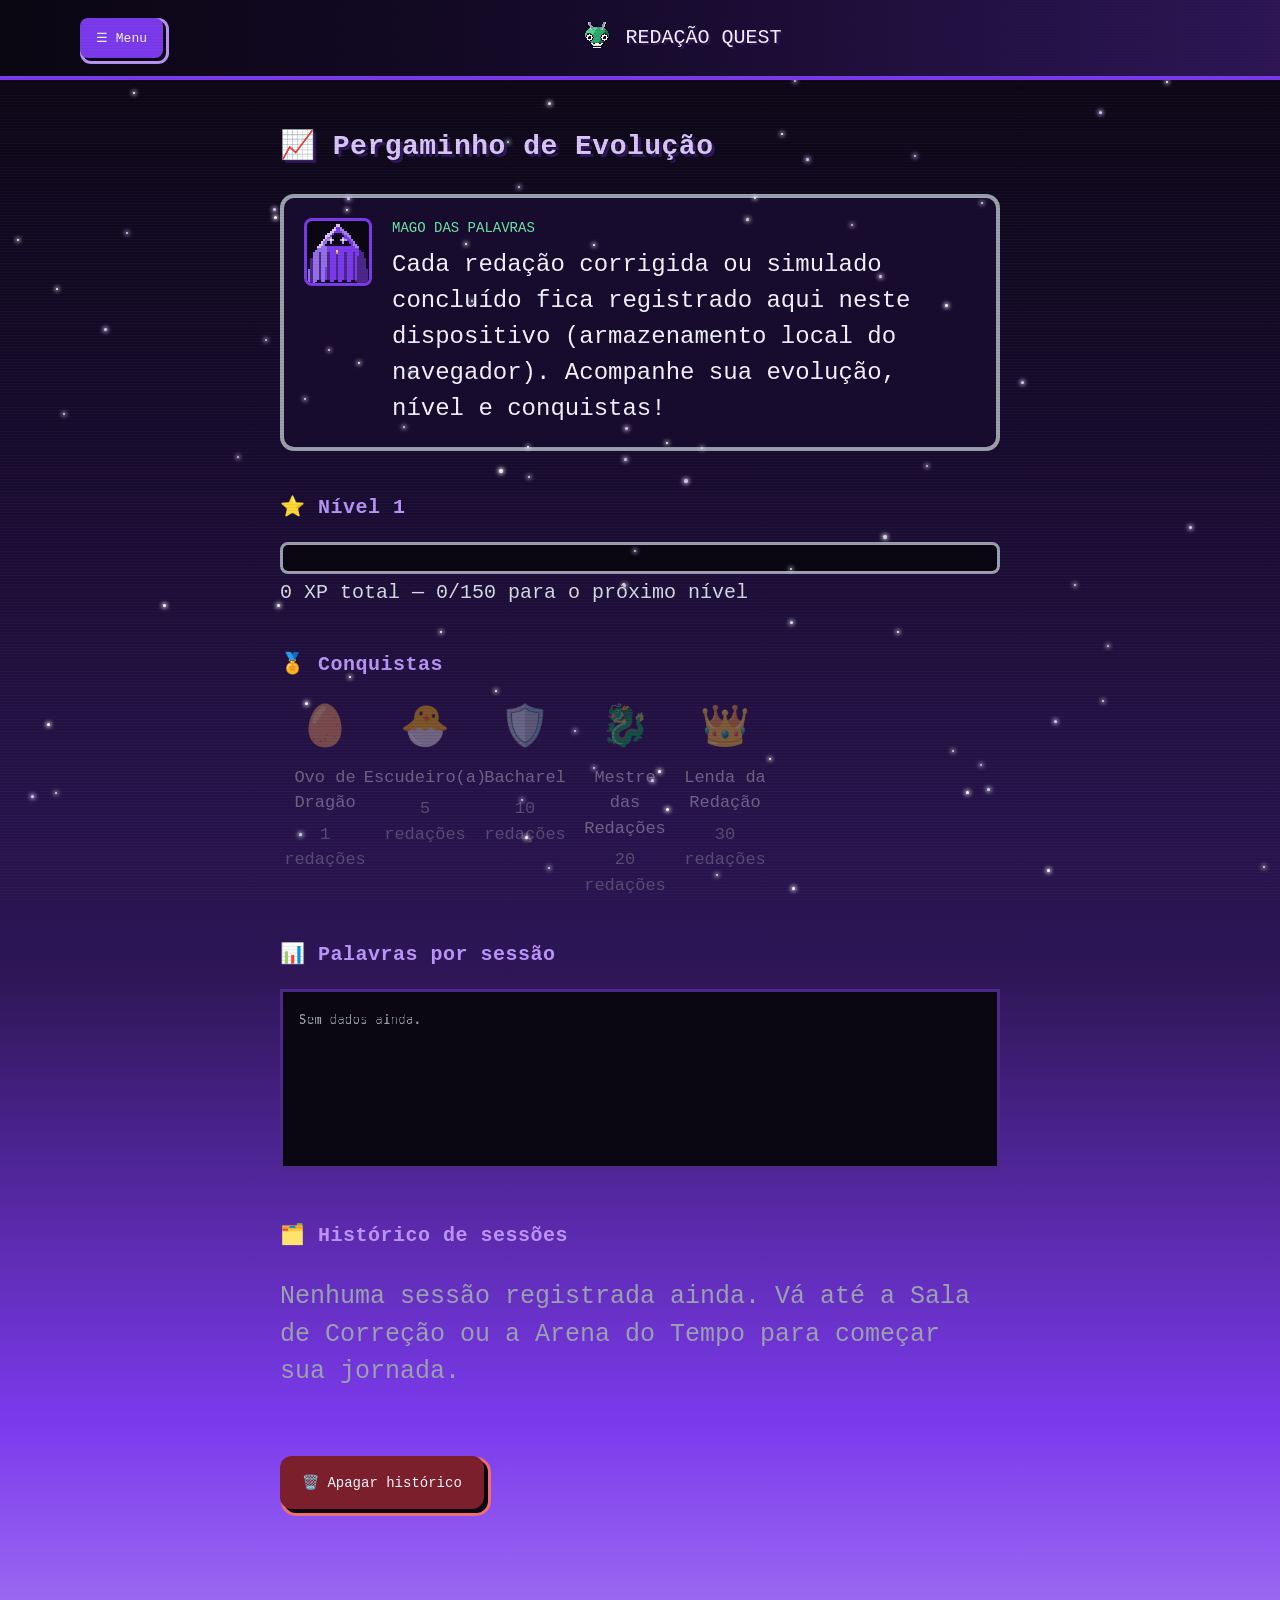
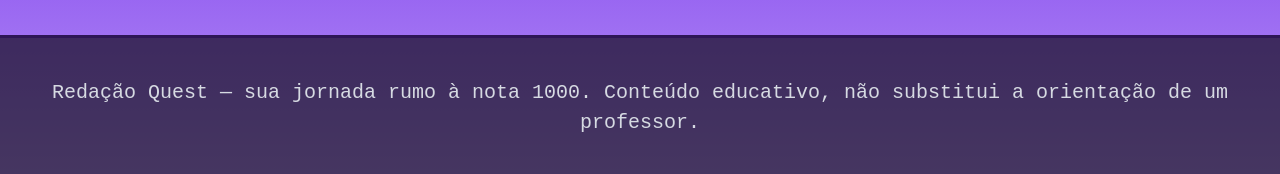
<file: progresso.html>
<!DOCTYPE html>
<html lang="pt-BR">
<head>
<meta charset="UTF-8">
<meta name="viewport" content="width=device-width, initial-scale=1.0">
<meta http-equiv="Content-Security-Policy" content="default-src 'self'; script-src 'self'; style-src 'self' 'unsafe-inline' https://fonts.googleapis.com; font-src https://fonts.gstatic.com; img-src 'self' data:; connect-src 'self'; object-src 'none'; base-uri 'self'; form-action 'none'; manifest-src 'self'; worker-src 'self';">
<link rel="icon" type="image/svg+xml" href="assets/sprites/dragon.svg">
<link rel="apple-touch-icon" href="assets/sprites/apple-touch-icon.png">
<link rel="manifest" href="manifest.json">
<meta name="theme-color" content="#7c3aed">
<meta property="og:type" content="website">
<meta property="og:title" content="Pergaminho de Evolução | Redação Quest">
<meta property="og:description" content="Acompanhe seu histórico de treinos, XP e conquistas.">
<meta property="og:image" content="https://atlas436.github.io/Redacao/assets/sprites/og-image.png">
<meta property="og:url" content="https://atlas436.github.io/Redacao/progresso.html">
<meta property="og:locale" content="pt_BR">
<meta name="twitter:card" content="summary_large_image">
<meta name="twitter:title" content="Pergaminho de Evolução | Redação Quest">
<meta name="twitter:description" content="Acompanhe seu histórico de treinos, XP e conquistas.">
<meta name="twitter:image" content="https://atlas436.github.io/Redacao/assets/sprites/og-image.png">
<meta name="description" content="Acompanhe seu histórico de treinos, XP e conquistas.">
<title>Pergaminho de Evolução | Redação Quest</title>
<link rel="preconnect" href="https://fonts.googleapis.com">
<link rel="preconnect" href="https://fonts.gstatic.com" crossorigin>
<link rel="stylesheet" href="css/style.css">
</head>
<body>
<div id="app-nav"></div>

<main class="container">
  <h1>📈 Pergaminho de Evolução</h1>

  <div class="dialog-box">
    <div class="avatar"><img src="assets/sprites/mago.svg" alt="Mago das Palavras" class="avatar-img"></div>
    <div class="fala">
      <span class="nome">MAGO DAS PALAVRAS</span>
      <p>Cada redação corrigida ou simulado concluído fica registrado aqui neste dispositivo (armazenamento local do navegador). Acompanhe sua evolução, nível e conquistas!</p>
    </div>
  </div>

  <div id="resumo-xp">
    <h2>⭐ Nível <span id="nivel-atual">1</span></h2>
    <div class="barra"><div class="barra-fill xp" id="barra-xp" style="width:0%;"></div></div>
    <p class="barra-label" id="label-xp"></p>
  </div>

  <h2>🏅 Conquistas</h2>
  <div class="flex-wrap" id="lista-badges"></div>

  <h2>📊 Palavras por sessão</h2>
  <canvas id="grafico-canvas" width="900" height="220" style="width:100%;max-width:900px;background:#0a0612;border:3px solid var(--roxo-med);"></canvas>

  <h2>🗂️ Histórico de sessões</h2>
  <div id="tabela-historico"></div>

  <button class="btn-pixel perigo mt-2" id="btn-limpar-historico">🗑️ Apagar histórico</button>
</main>

<div id="app-footer"></div>
<script src="js/data.js"></script>
<script src="js/main.js"></script>
<script src="js/progresso.js"></script>
</body>
</html>
</file>
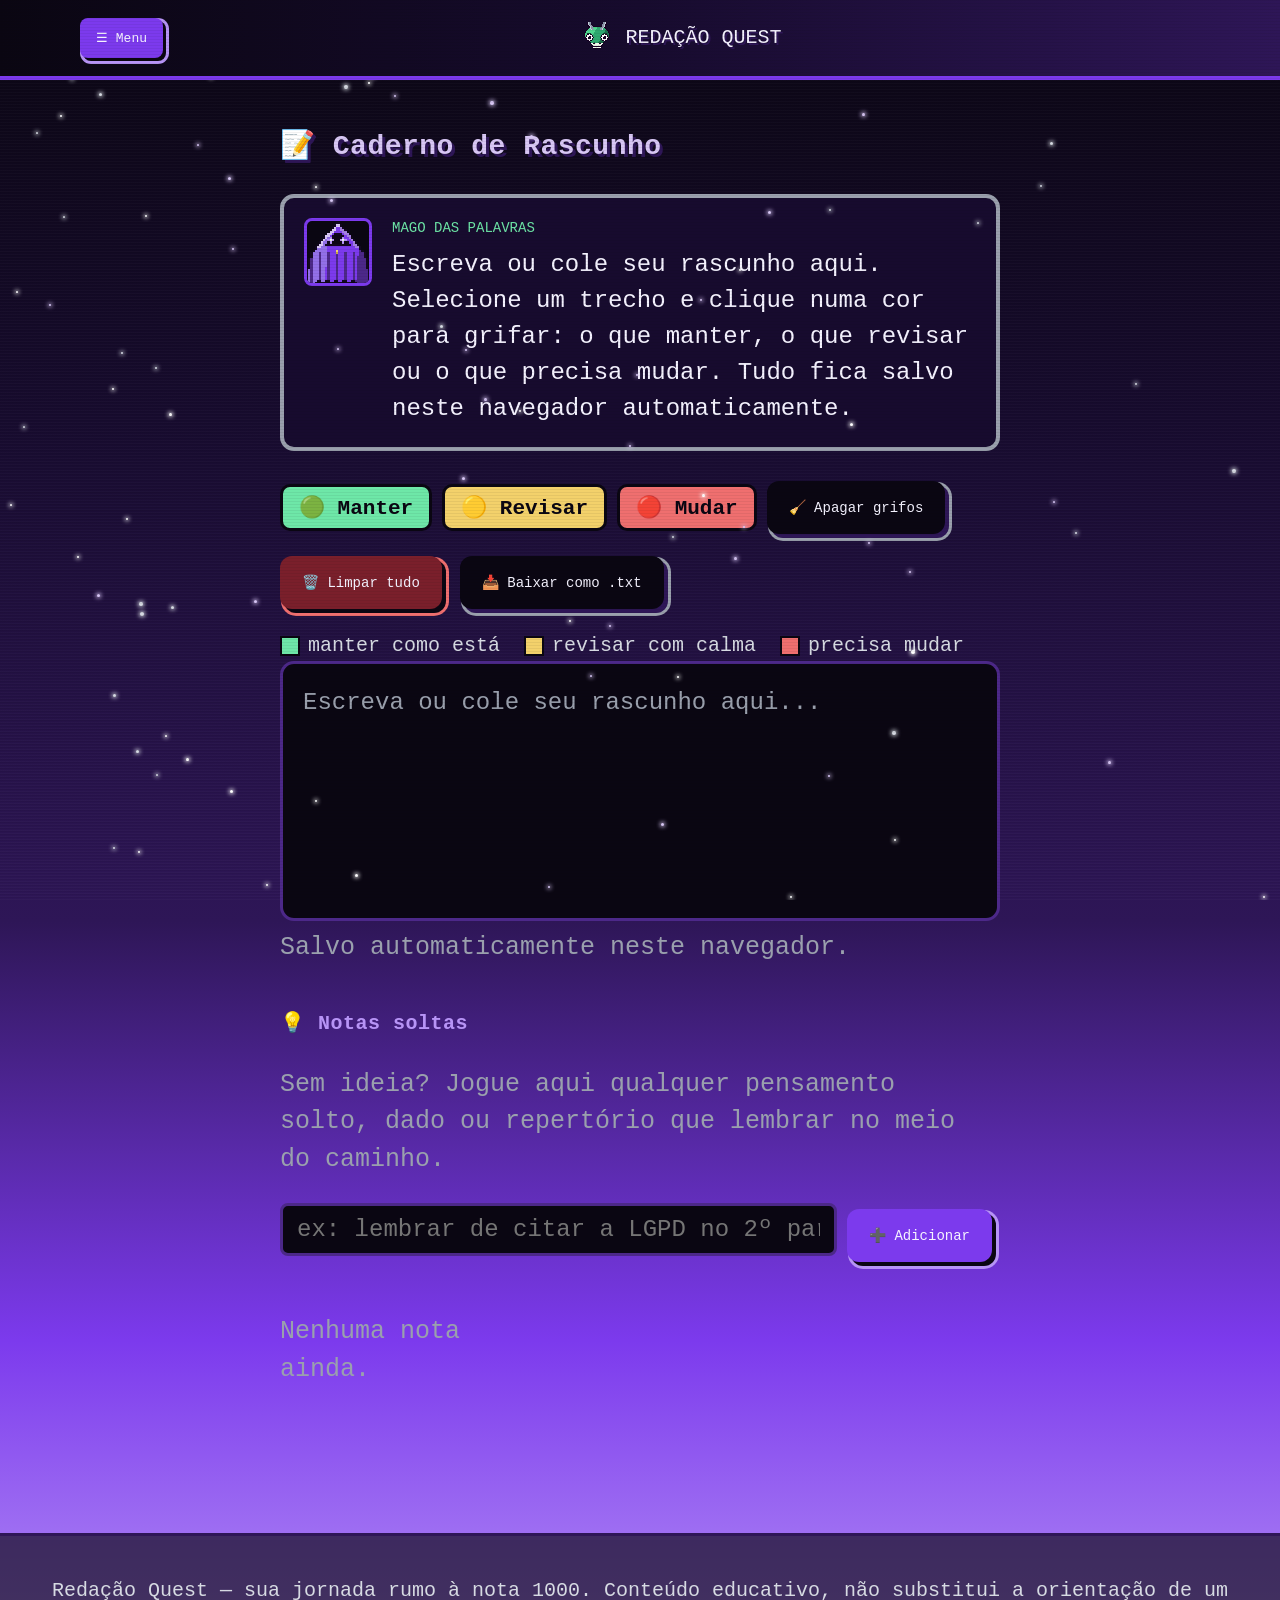
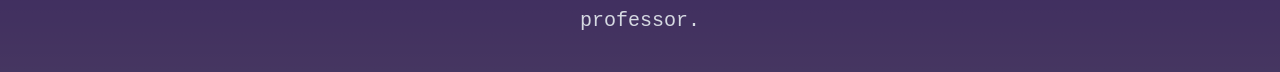
<file: rascunho.html>
<!DOCTYPE html>
<html lang="pt-BR">
<head>
<meta charset="UTF-8">
<meta name="viewport" content="width=device-width, initial-scale=1.0">
<meta http-equiv="Content-Security-Policy" content="default-src 'self'; script-src 'self'; style-src 'self' 'unsafe-inline' https://fonts.googleapis.com; font-src https://fonts.gstatic.com; img-src 'self' data:; connect-src 'self'; object-src 'none'; base-uri 'self'; form-action 'none'; manifest-src 'self'; worker-src 'self';">
<link rel="icon" type="image/svg+xml" href="assets/sprites/dragon.svg">
<link rel="apple-touch-icon" href="assets/sprites/apple-touch-icon.png">
<link rel="manifest" href="manifest.json">
<meta name="theme-color" content="#7c3aed">
<meta property="og:type" content="website">
<meta property="og:title" content="Caderno de Rascunho | Redação Quest">
<meta property="og:description" content="Grife seu texto por cor (manter, revisar, mudar) e guarde notas soltas de ideias.">
<meta property="og:image" content="https://atlas436.github.io/Redacao/assets/sprites/og-image.png">
<meta property="og:url" content="https://atlas436.github.io/Redacao/rascunho.html">
<meta property="og:locale" content="pt_BR">
<meta name="twitter:card" content="summary_large_image">
<meta name="twitter:title" content="Caderno de Rascunho | Redação Quest">
<meta name="twitter:description" content="Grife seu texto por cor (manter, revisar, mudar) e guarde notas soltas de ideias.">
<meta name="twitter:image" content="https://atlas436.github.io/Redacao/assets/sprites/og-image.png">
<meta name="description" content="Grife seu texto por cor (manter, revisar, mudar) e guarde notas soltas de ideias.">
<title>Caderno de Rascunho | Redação Quest</title>
<link rel="preconnect" href="https://fonts.googleapis.com">
<link rel="preconnect" href="https://fonts.gstatic.com" crossorigin>
<link rel="stylesheet" href="css/style.css">
</head>
<body>
<div id="app-nav"></div>

<main class="container">
  <h1>📝 Caderno de Rascunho</h1>

  <div class="dialog-box">
    <div class="avatar"><img src="assets/sprites/mago.svg" alt="Mago das Palavras" class="avatar-img"></div>
    <div class="fala">
      <span class="nome">MAGO DAS PALAVRAS</span>
      <p>Escreva ou cole seu rascunho aqui. Selecione um trecho e clique numa cor para grifar: o que manter, o que revisar ou o que precisa mudar. Tudo fica salvo neste navegador automaticamente.</p>
    </div>
  </div>

  <div class="toolbar-grifo">
    <button class="btn-grifo manter" data-cor="manter">🟢 Manter</button>
    <button class="btn-grifo revisar" data-cor="revisar">🟡 Revisar</button>
    <button class="btn-grifo mudar" data-cor="mudar">🔴 Mudar</button>
    <button class="btn-pixel secundario" id="btn-apagar-grifos">🧹 Apagar grifos</button>
    <button class="btn-pixel perigo" id="btn-limpar-tudo">🗑️ Limpar tudo</button>
    <button class="btn-pixel secundario" id="btn-baixar-txt">📥 Baixar como .txt</button>
  </div>
  <div class="legenda-grifo">
    <span><span class="amostra" style="background:var(--verde-xp);"></span> manter como está</span>
    <span><span class="amostra" style="background:var(--amarelo-aviso);"></span> revisar com calma</span>
    <span><span class="amostra" style="background:var(--vermelho-alerta);"></span> precisa mudar</span>
  </div>

  <div id="editor-rascunho" class="editor-rascunho" contenteditable="true" spellcheck="false"
       data-placeholder="Escreva ou cole seu rascunho aqui..."></div>
  <p class="muted" id="status-salvo" style="margin-top:0.4rem;">Salvo automaticamente neste navegador.</p>

  <h2>💡 Notas soltas</h2>
  <p class="muted">Sem ideia? Jogue aqui qualquer pensamento solto, dado ou repertório que lembrar no meio do caminho.</p>
  <div class="form-row" style="display:flex; gap:0.5rem; align-items:flex-start;">
    <input type="text" id="campo-nota" placeholder="ex: lembrar de citar a LGPD no 2º parágrafo">
    <button class="btn-pixel" id="btn-add-nota" style="white-space:nowrap;">➕ Adicionar</button>
  </div>
  <div class="notas-grid" id="lista-notas"></div>
</main>

<div id="app-footer"></div>
<script src="js/data.js"></script>
<script src="js/main.js"></script>
<script src="js/rascunho.js"></script>
</body>
</html>
</file>
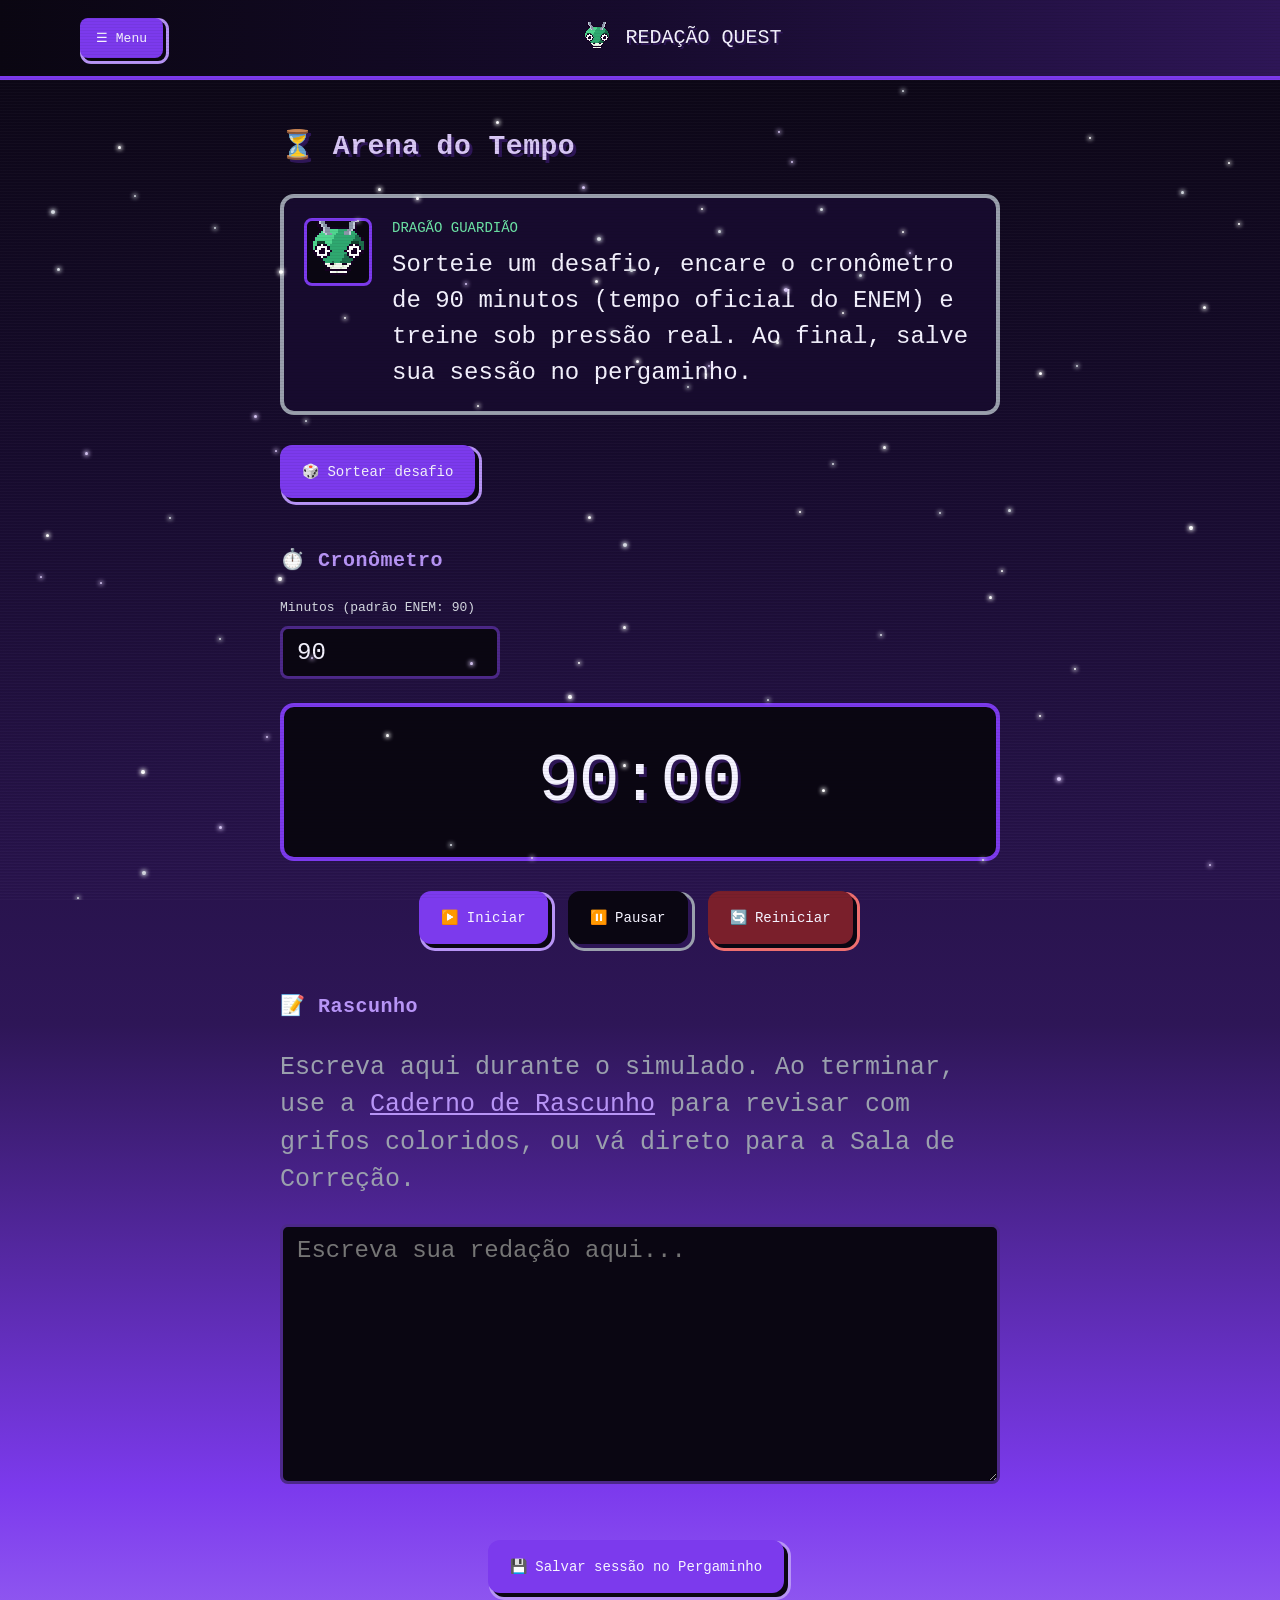
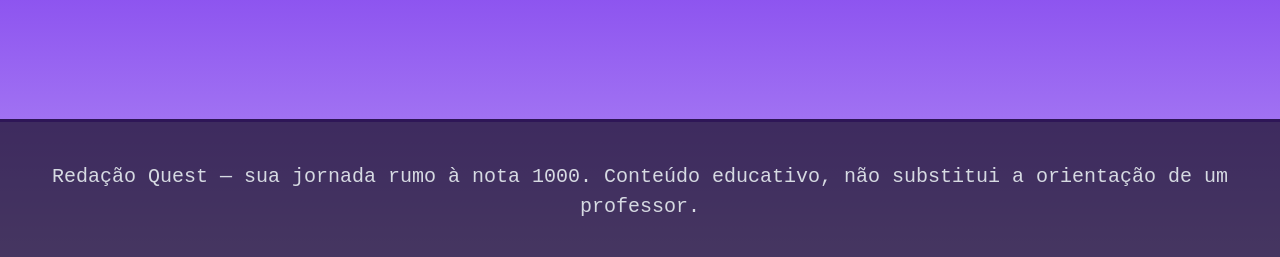
<file: simulado.html>
<!DOCTYPE html>
<html lang="pt-BR">
<head>
<meta charset="UTF-8">
<meta name="viewport" content="width=device-width, initial-scale=1.0">
<meta http-equiv="Content-Security-Policy" content="default-src 'self'; script-src 'self'; style-src 'self' 'unsafe-inline' https://fonts.googleapis.com; font-src https://fonts.gstatic.com; img-src 'self' data:; connect-src 'self'; object-src 'none'; base-uri 'self'; form-action 'none'; manifest-src 'self'; worker-src 'self';">
<link rel="icon" type="image/svg+xml" href="assets/sprites/dragon.svg">
<link rel="apple-touch-icon" href="assets/sprites/apple-touch-icon.png">
<link rel="manifest" href="manifest.json">
<meta name="theme-color" content="#7c3aed">
<meta property="og:type" content="website">
<meta property="og:title" content="Arena do Tempo — Simulado | Redação Quest">
<meta property="og:description" content="Sorteie um tema e treine com o cronômetro oficial de 90 minutos.">
<meta property="og:image" content="https://atlas436.github.io/Redacao/assets/sprites/og-image.png">
<meta property="og:url" content="https://atlas436.github.io/Redacao/simulado.html">
<meta property="og:locale" content="pt_BR">
<meta name="twitter:card" content="summary_large_image">
<meta name="twitter:title" content="Arena do Tempo — Simulado | Redação Quest">
<meta name="twitter:description" content="Sorteie um tema e treine com o cronômetro oficial de 90 minutos.">
<meta name="twitter:image" content="https://atlas436.github.io/Redacao/assets/sprites/og-image.png">
<meta name="description" content="Sorteie um tema e treine com o cronômetro oficial de 90 minutos.">
<title>Arena do Tempo — Simulado | Redação Quest</title>
<link rel="preconnect" href="https://fonts.googleapis.com">
<link rel="preconnect" href="https://fonts.gstatic.com" crossorigin>
<link rel="stylesheet" href="css/style.css">
</head>
<body>
<div id="app-nav"></div>

<main class="container">
  <h1>⏳ Arena do Tempo</h1>

  <div class="dialog-box">
    <div class="avatar"><img src="assets/sprites/dragon.svg" alt="Dragão Guardião" class="avatar-img"></div>
    <div class="fala">
      <span class="nome">DRAGÃO GUARDIÃO</span>
      <p>Sorteie um desafio, encare o cronômetro de 90 minutos (tempo oficial do ENEM) e treine sob pressão real. Ao final, salve sua sessão no pergaminho.</p>
    </div>
  </div>

  <button class="btn-pixel" id="btn-sortear">🎲 Sortear desafio</button>
  <div id="tema-sorteado" class="tema-card hidden"></div>

  <h2>⏱️ Cronômetro</h2>
  <div class="form-row" style="max-width:220px;">
    <label for="minutos-config">Minutos (padrão ENEM: 90)</label>
    <input type="number" id="minutos-config" value="90" min="1" max="240">
  </div>

  <div class="timer-display" id="timer-display">90:00</div>

  <div class="center">
    <button class="btn-pixel" id="btn-iniciar">▶️ Iniciar</button>
    <button class="btn-pixel secundario" id="btn-pausar">⏸️ Pausar</button>
    <button class="btn-pixel perigo" id="btn-reiniciar">🔄 Reiniciar</button>
  </div>

  <h2>📝 Rascunho</h2>
  <p class="muted">Escreva aqui durante o simulado. Ao terminar, use a <a href="rascunho.html">Caderno de Rascunho</a> para revisar com grifos coloridos, ou vá direto para a Sala de Correção.</p>
  <textarea id="rascunho-simulado" style="min-height:260px;" placeholder="Escreva sua redação aqui..."></textarea>

  <div class="center mt-2">
    <button class="btn-pixel" id="btn-salvar-simulado">💾 Salvar sessão no Pergaminho</button>
  </div>
  <p class="muted center hidden" id="msg-salvo-simulado">Sessão salva! Veja em <a href="progresso.html">Progresso</a>.</p>
</main>

<div id="app-footer"></div>
<script src="js/data.js"></script>
<script src="js/main.js"></script>
<script src="js/simulado.js"></script>
</body>
</html>
</file>
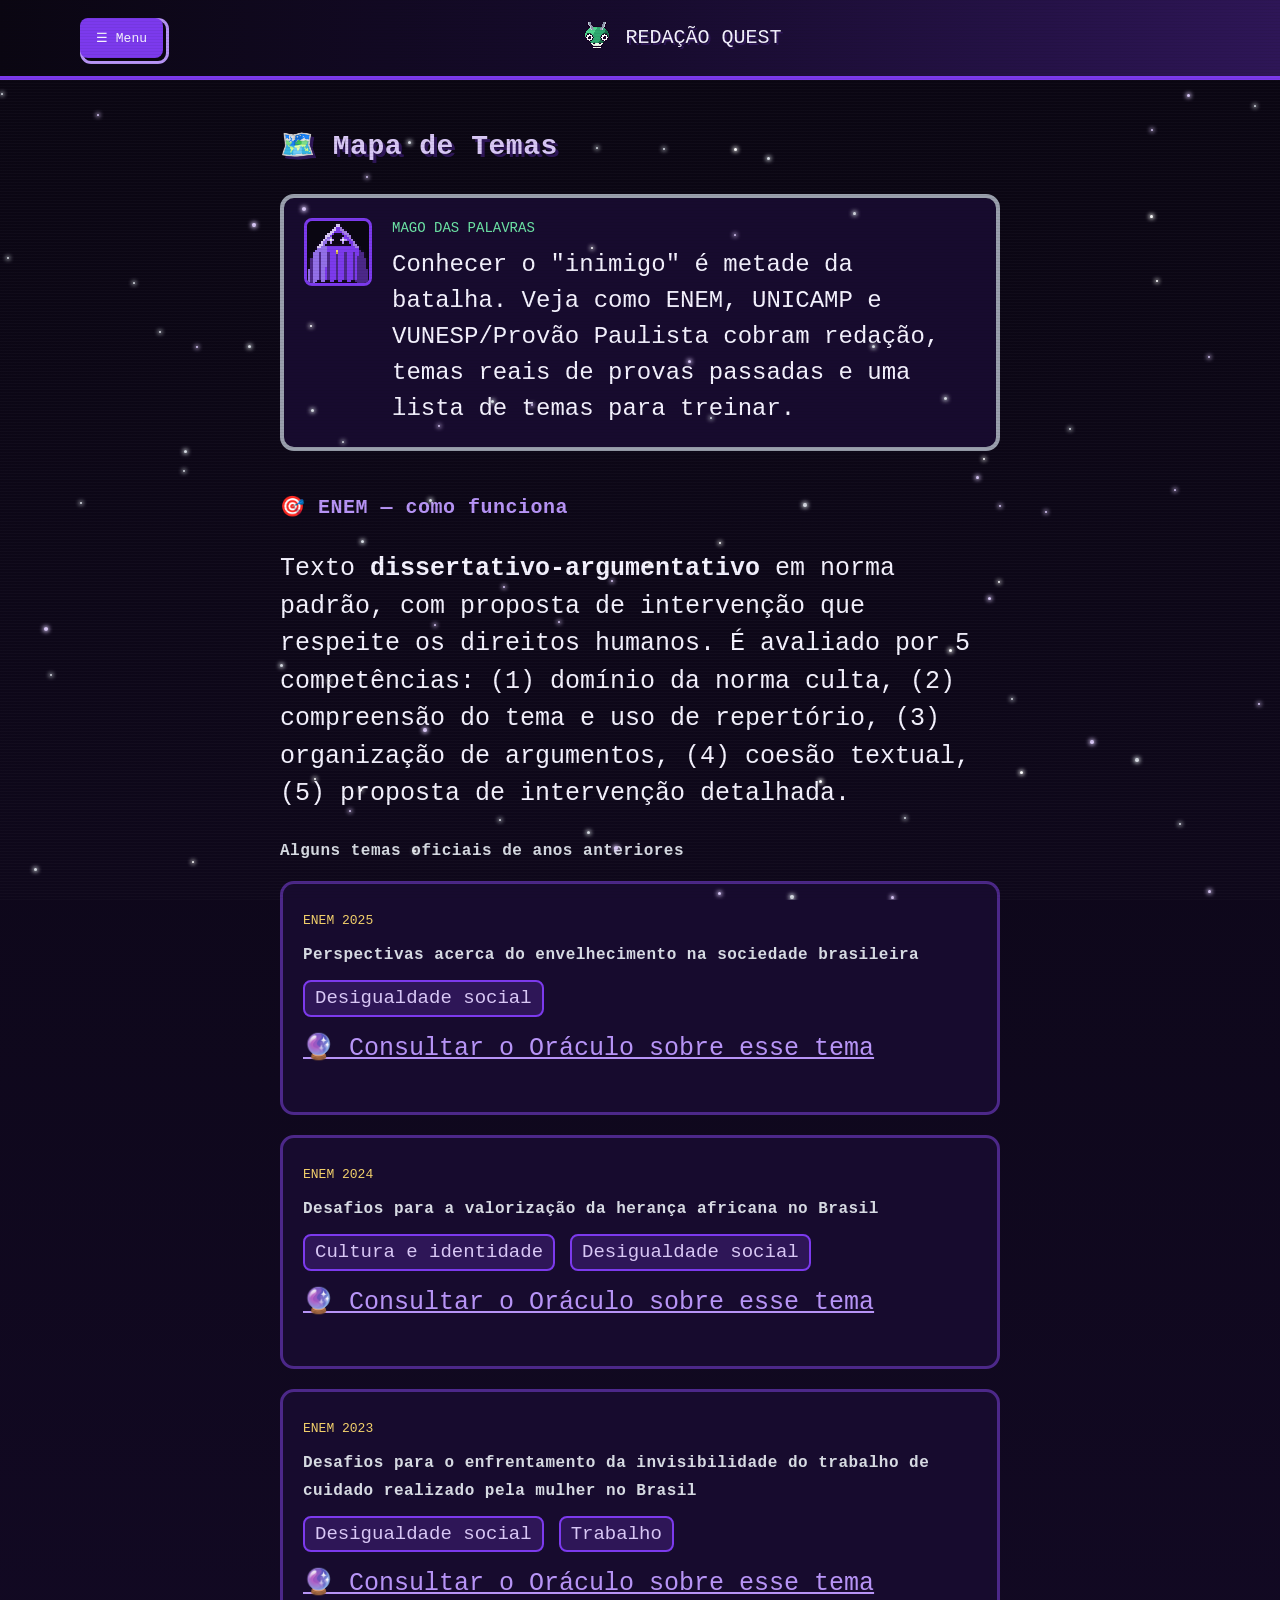
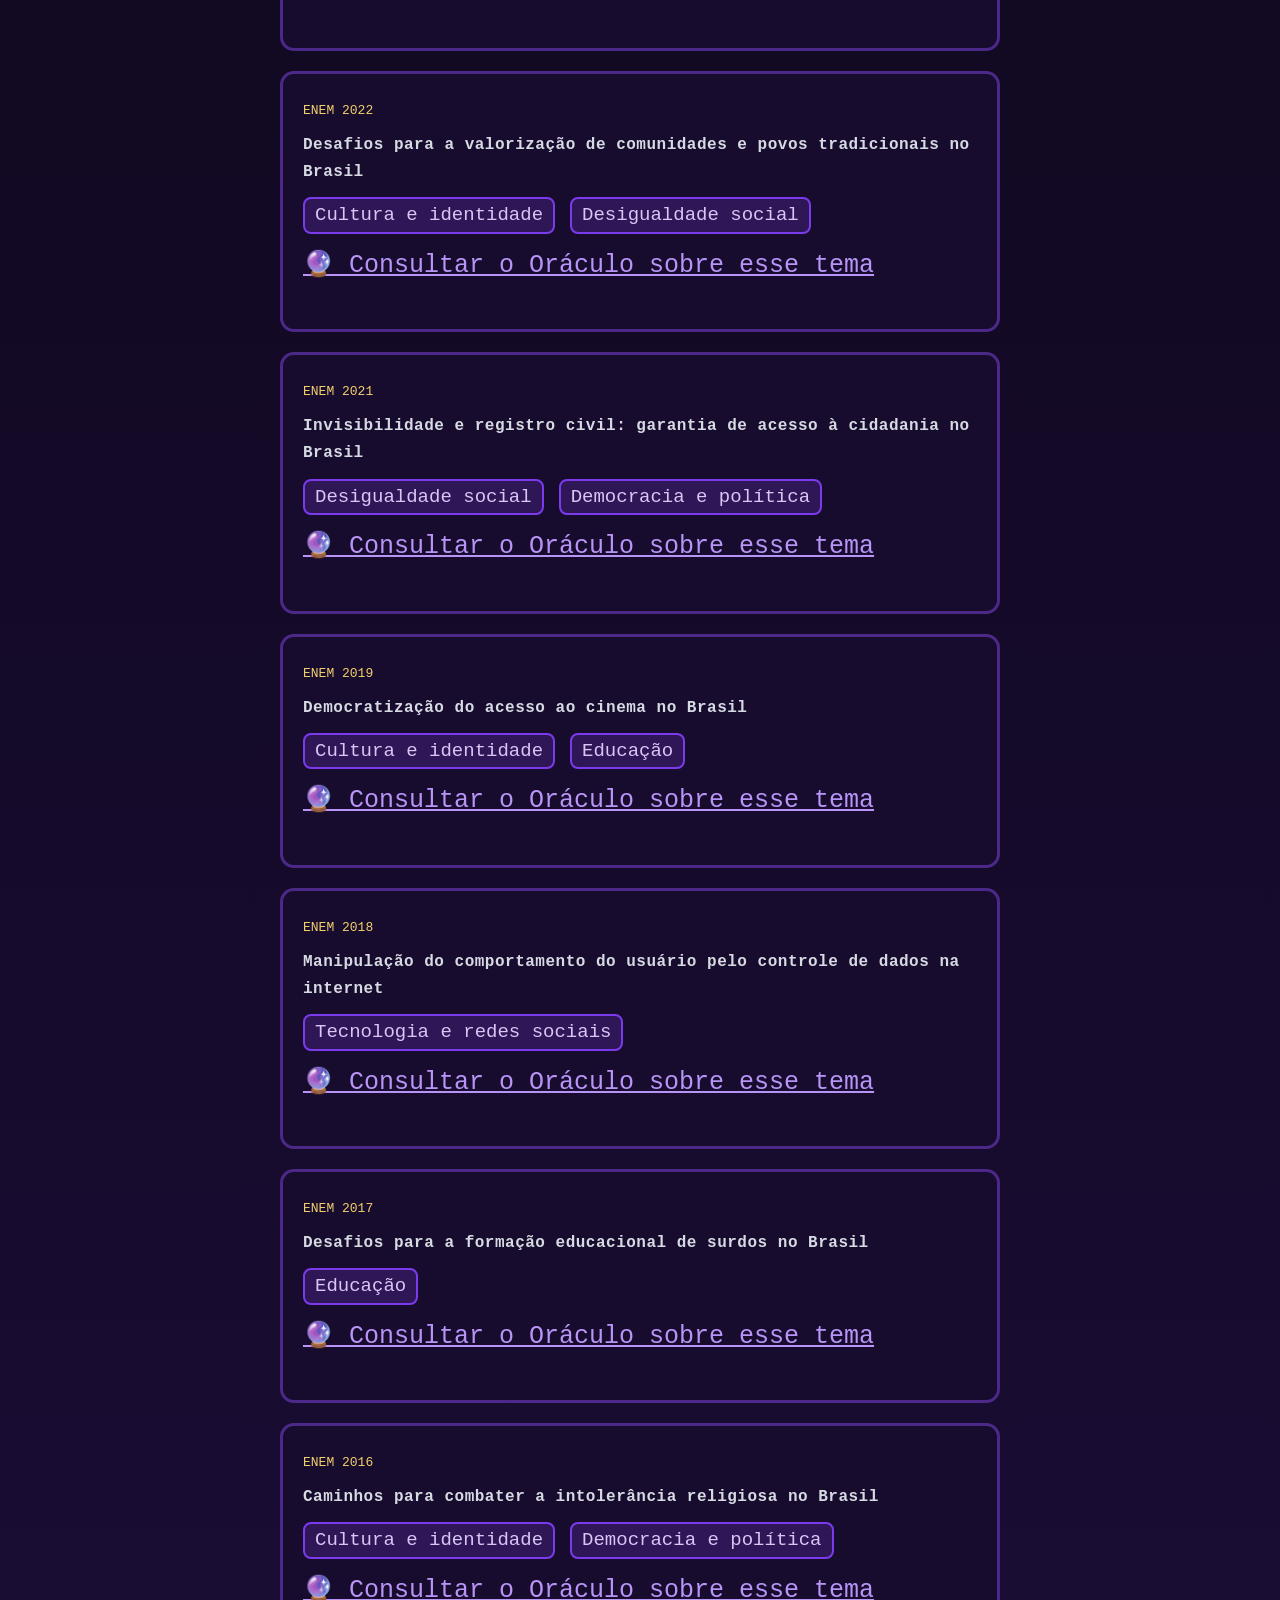
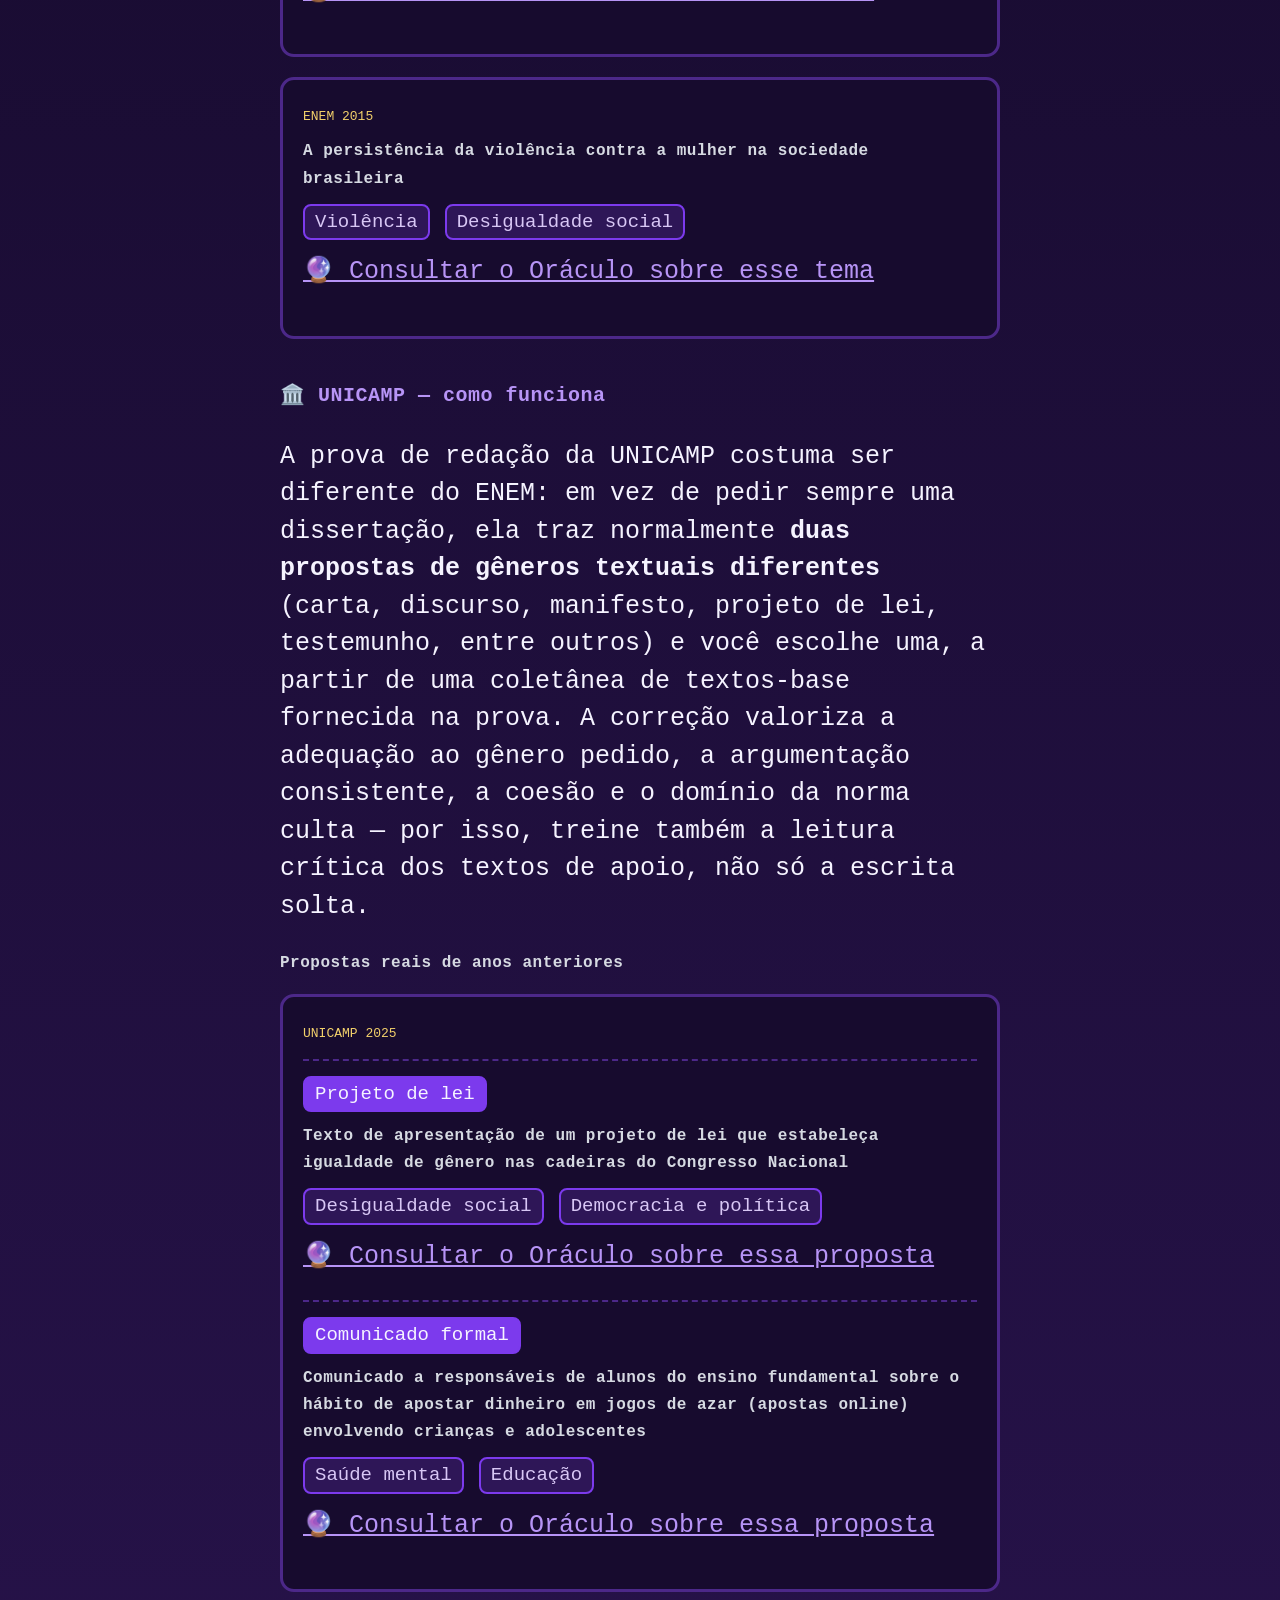
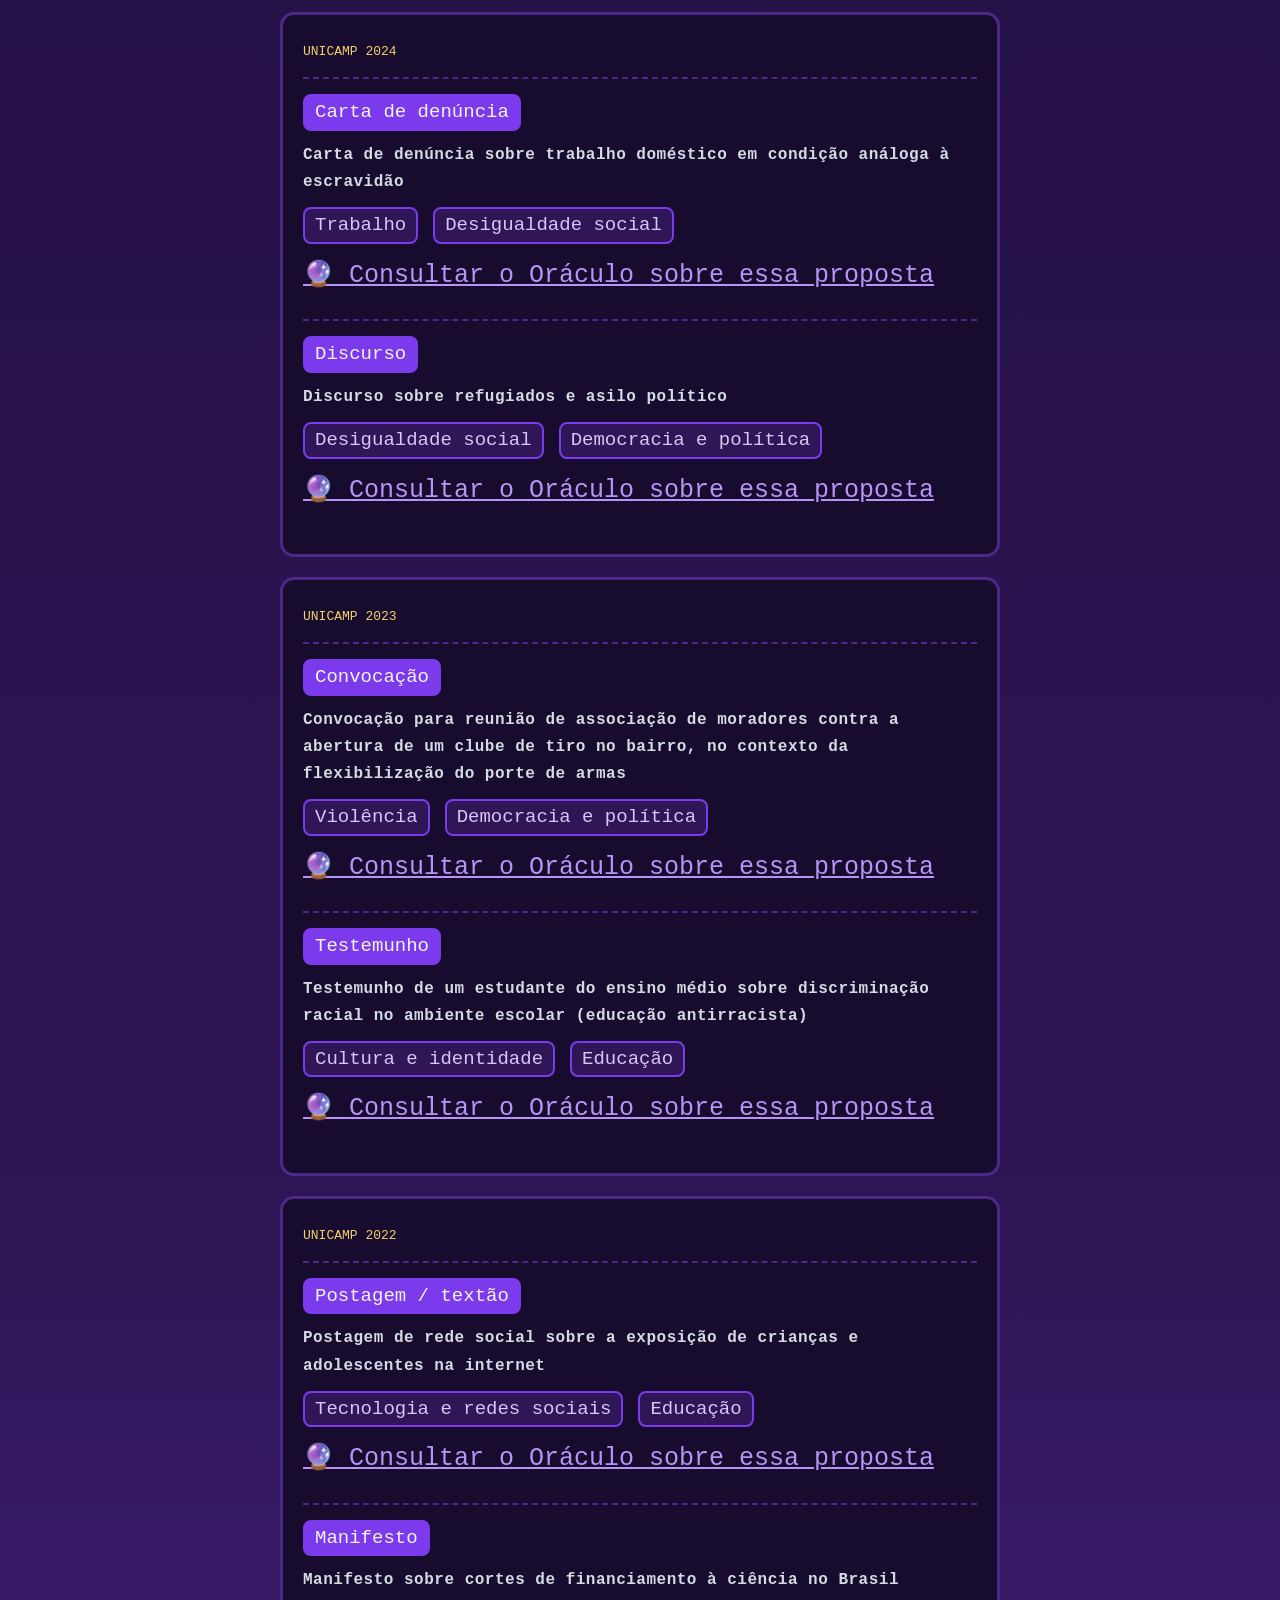
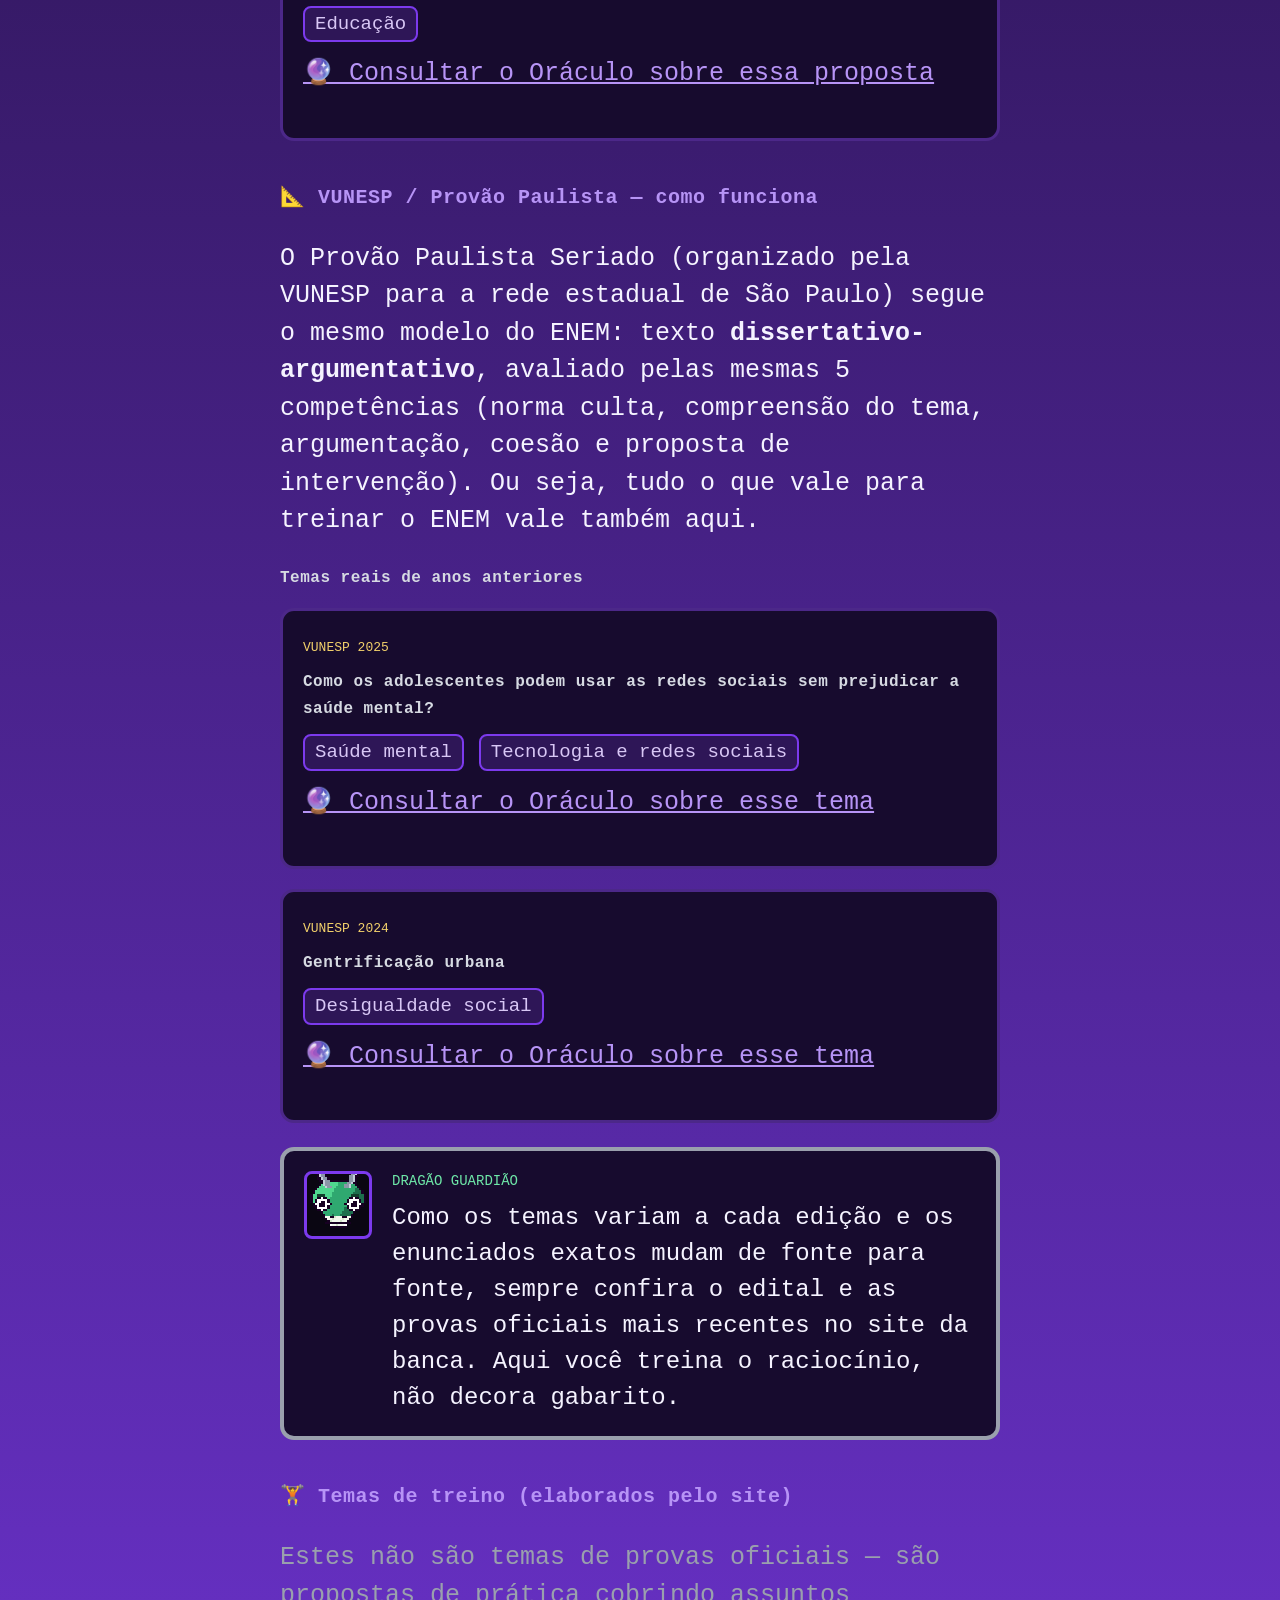
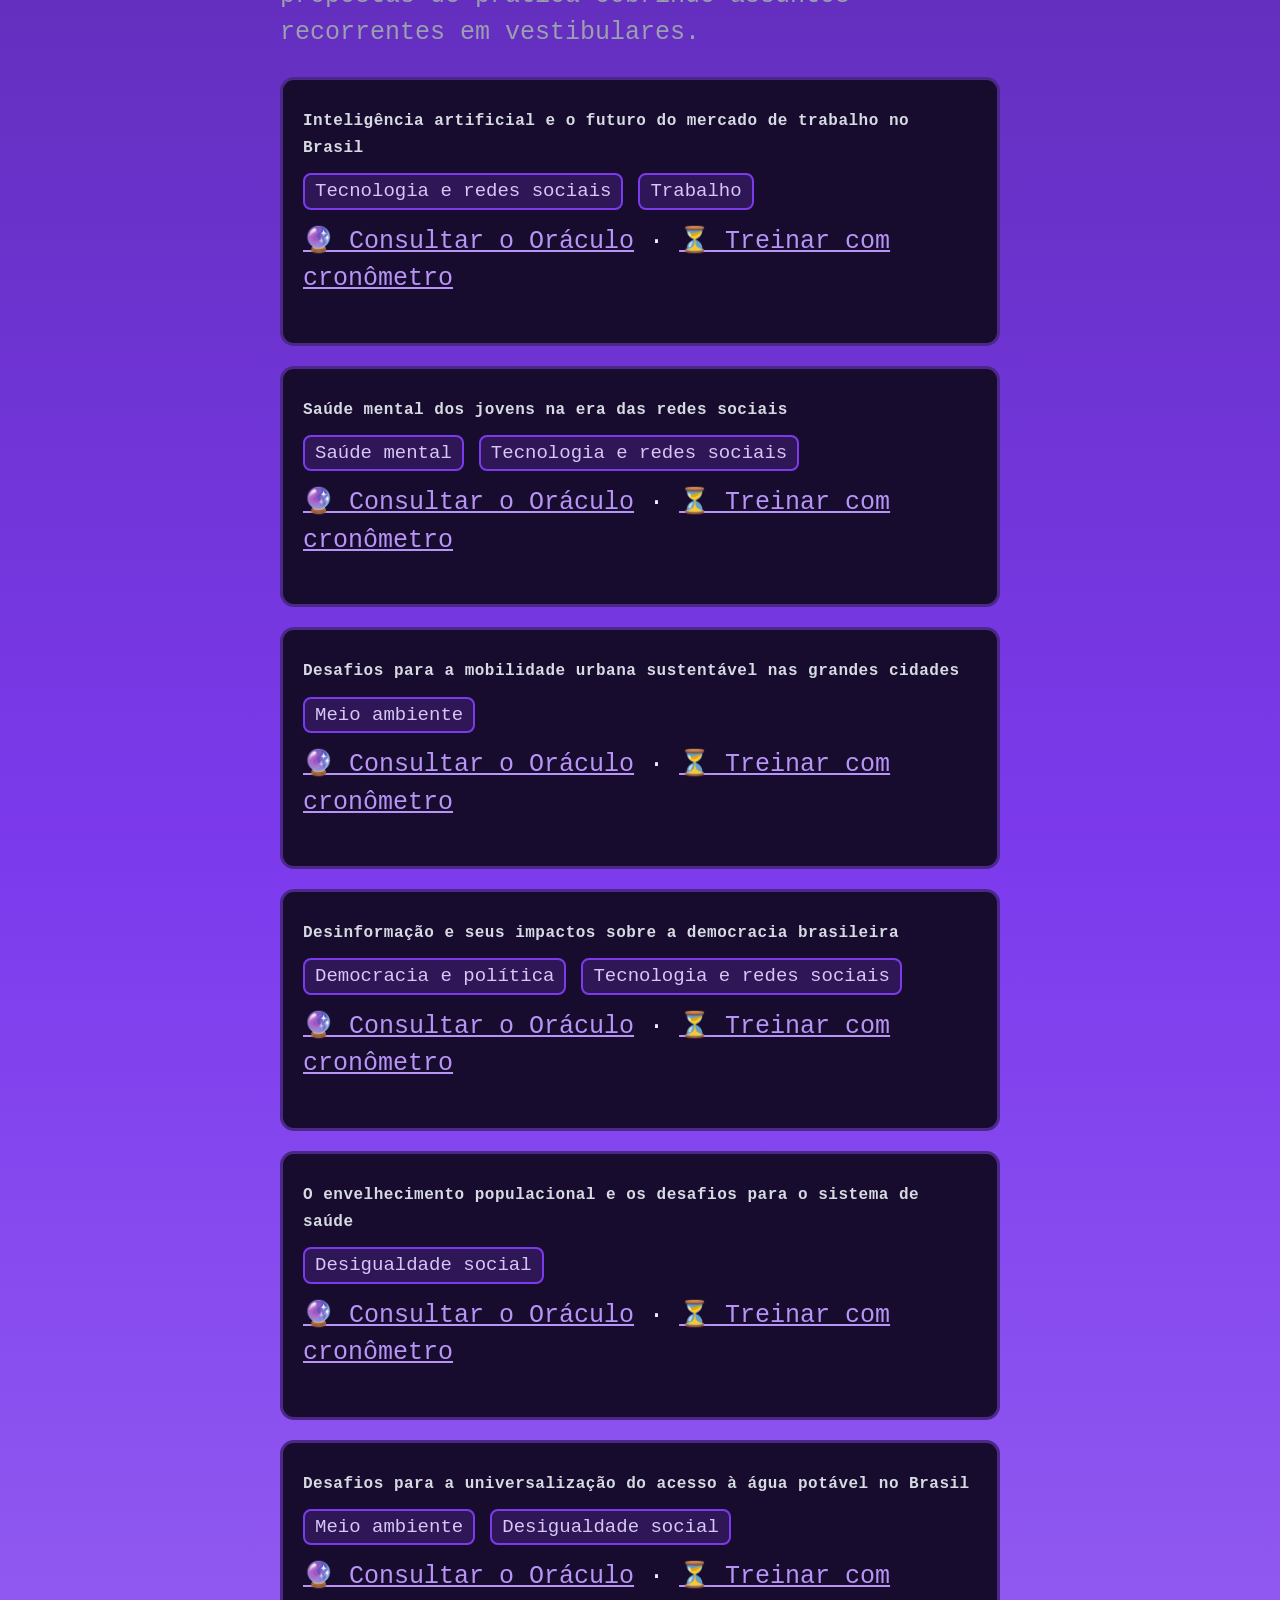
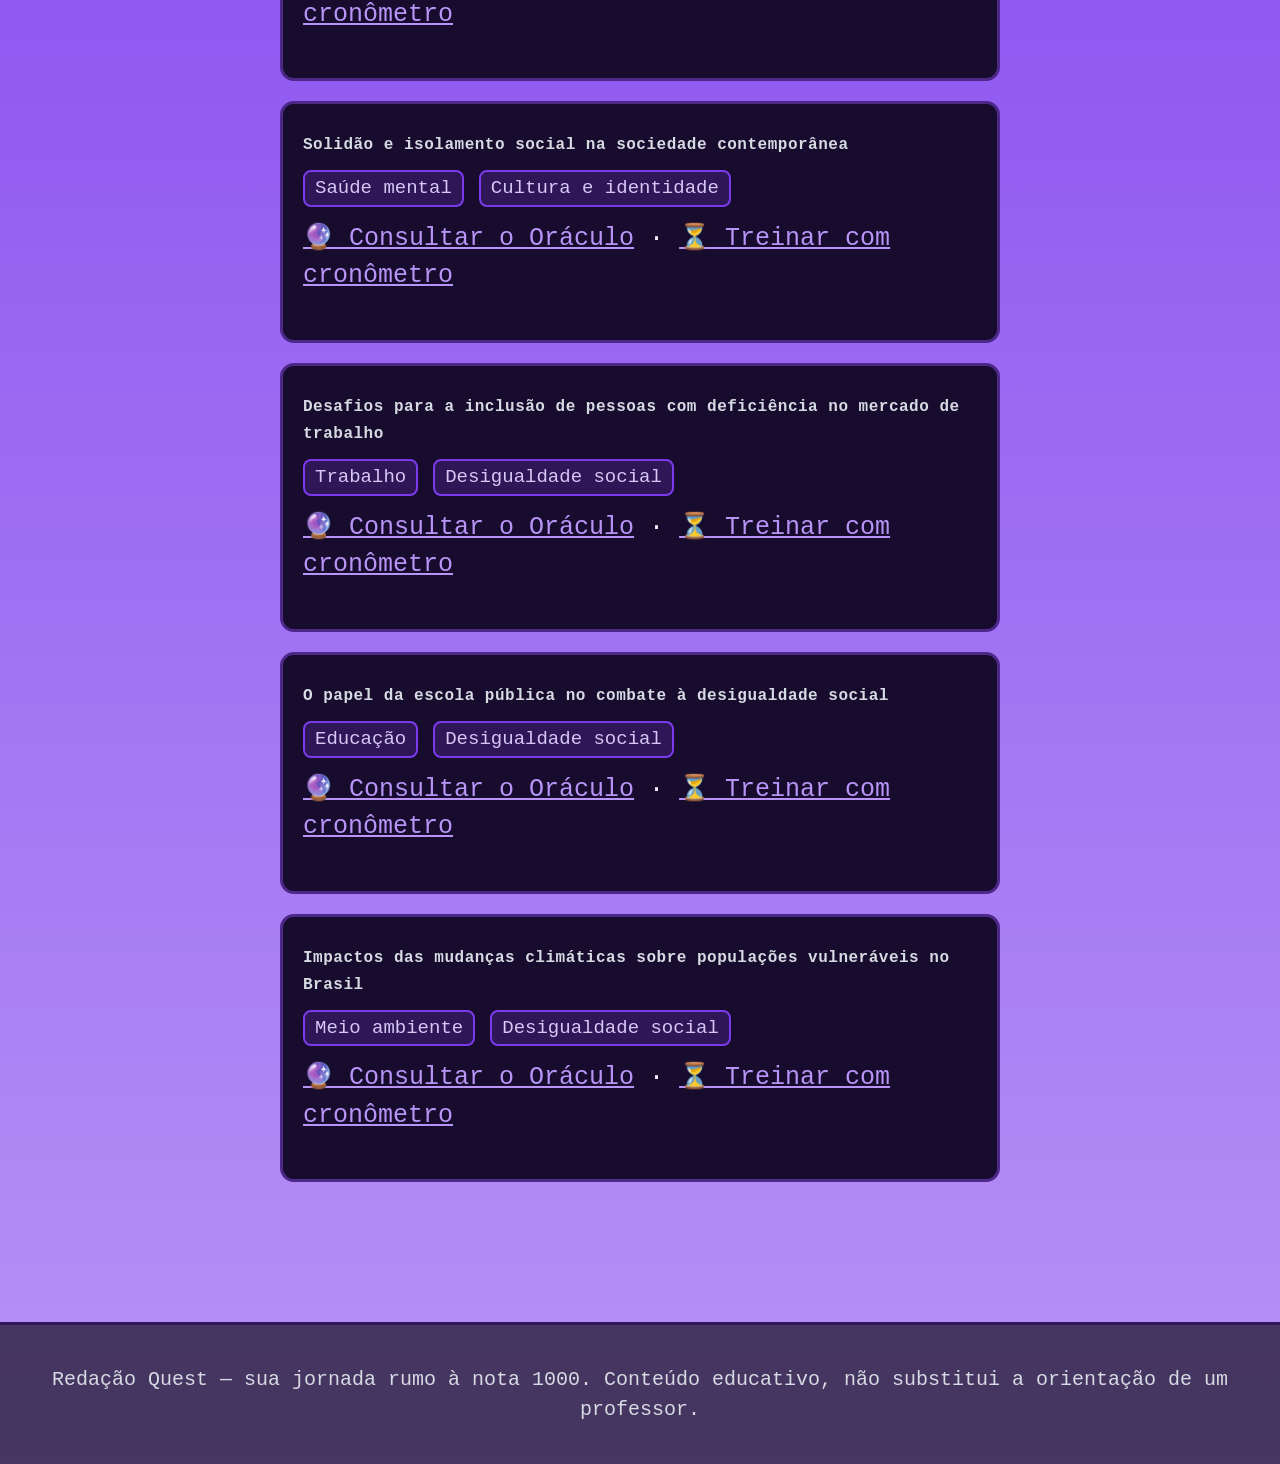
<file: temas.html>
<!DOCTYPE html>
<html lang="pt-BR">
<head>
<meta charset="UTF-8">
<meta name="viewport" content="width=device-width, initial-scale=1.0">
<meta http-equiv="Content-Security-Policy" content="default-src 'self'; script-src 'self'; style-src 'self' 'unsafe-inline' https://fonts.googleapis.com; font-src https://fonts.gstatic.com; img-src 'self' data:; connect-src 'self'; object-src 'none'; base-uri 'self'; form-action 'none'; manifest-src 'self'; worker-src 'self';">
<link rel="icon" type="image/svg+xml" href="assets/sprites/dragon.svg">
<link rel="apple-touch-icon" href="assets/sprites/apple-touch-icon.png">
<link rel="manifest" href="manifest.json">
<meta name="theme-color" content="#7c3aed">
<meta property="og:type" content="website">
<meta property="og:title" content="Mapa de Temas — ENEM, UNICAMP & VUNESP | Redação Quest">
<meta property="og:description" content="Temas reais de provas anteriores e como cada banca cobra a redação.">
<meta property="og:image" content="https://atlas436.github.io/Redacao/assets/sprites/og-image.png">
<meta property="og:url" content="https://atlas436.github.io/Redacao/temas.html">
<meta property="og:locale" content="pt_BR">
<meta name="twitter:card" content="summary_large_image">
<meta name="twitter:title" content="Mapa de Temas — ENEM, UNICAMP & VUNESP | Redação Quest">
<meta name="twitter:description" content="Temas reais de provas anteriores e como cada banca cobra a redação.">
<meta name="twitter:image" content="https://atlas436.github.io/Redacao/assets/sprites/og-image.png">
<meta name="description" content="Temas reais de provas anteriores e como cada banca cobra a redação.">
<title>Mapa de Temas — ENEM, UNICAMP & VUNESP | Redação Quest</title>
<link rel="preconnect" href="https://fonts.googleapis.com">
<link rel="preconnect" href="https://fonts.gstatic.com" crossorigin>
<link rel="stylesheet" href="css/style.css">
</head>
<body>
<div id="app-nav"></div>

<main class="container">
  <h1>🗺️ Mapa de Temas</h1>

  <div class="dialog-box">
    <div class="avatar"><img src="assets/sprites/mago.svg" alt="Mago das Palavras" class="avatar-img"></div>
    <div class="fala">
      <span class="nome">MAGO DAS PALAVRAS</span>
      <p>Conhecer o "inimigo" é metade da batalha. Veja como ENEM, UNICAMP e VUNESP/Provão Paulista cobram redação, temas reais de provas passadas e uma lista de temas para treinar.</p>
    </div>
  </div>

  <h2>🎯 ENEM — como funciona</h2>
  <p>Texto <strong>dissertativo-argumentativo</strong> em norma padrão, com proposta de intervenção que respeite os direitos humanos. É avaliado por 5 competências: (1) domínio da norma culta, (2) compreensão do tema e uso de repertório, (3) organização de argumentos, (4) coesão textual, (5) proposta de intervenção detalhada.</p>

  <h3>Alguns temas oficiais de anos anteriores</h3>
  <div id="lista-enem"></div>

  <h2>🏛️ UNICAMP — como funciona</h2>
  <p>A prova de redação da UNICAMP costuma ser diferente do ENEM: em vez de pedir sempre uma dissertação, ela traz normalmente <strong>duas propostas de gêneros textuais diferentes</strong> (carta, discurso, manifesto, projeto de lei, testemunho, entre outros) e você escolhe uma, a partir de uma coletânea de textos-base fornecida na prova. A correção valoriza a adequação ao gênero pedido, a argumentação consistente, a coesão e o domínio da norma culta — por isso, treine também a leitura crítica dos textos de apoio, não só a escrita solta.</p>

  <h3>Propostas reais de anos anteriores</h3>
  <div id="lista-unicamp"></div>

  <h2>📐 VUNESP / Provão Paulista — como funciona</h2>
  <p>O Provão Paulista Seriado (organizado pela VUNESP para a rede estadual de São Paulo) segue o mesmo modelo do ENEM: texto <strong>dissertativo-argumentativo</strong>, avaliado pelas mesmas 5 competências (norma culta, compreensão do tema, argumentação, coesão e proposta de intervenção). Ou seja, tudo o que vale para treinar o ENEM vale também aqui.</p>

  <h3>Temas reais de anos anteriores</h3>
  <div id="lista-vunesp"></div>

  <div class="dialog-box">
    <div class="avatar"><img src="assets/sprites/dragon.svg" alt="Dragão Guardião" class="avatar-img"></div>
    <div class="fala">
      <span class="nome">DRAGÃO GUARDIÃO</span>
      <p>Como os temas variam a cada edição e os enunciados exatos mudam de fonte para fonte, sempre confira o edital e as provas oficiais mais recentes no site da banca. Aqui você treina o raciocínio, não decora gabarito.</p>
    </div>
  </div>

  <h2>🏋️ Temas de treino (elaborados pelo site)</h2>
  <p class="muted">Estes não são temas de provas oficiais — são propostas de prática cobrindo assuntos recorrentes em vestibulares.</p>
  <div id="lista-treino"></div>
</main>

<div id="app-footer"></div>
<script src="js/data.js"></script>
<script src="js/main.js"></script>
<script src="js/temas.js"></script>
</body>
</html>
</file>
<file: css/style.css>
/* ===========================================================
   REDAÇÃO QUEST — tema retro pixel / RPG
   Paleta: roxo, preto, branco, prata
=========================================================== */

:root {
  --preto: #0a0612;
  --roxo-escuro: #170b2e;
  --roxo: #2e1657;
  --roxo-med: #4c2889;
  --roxo-vivo: #7c3aed;
  --roxo-claro: #b794f6;
  --lilas: #d8c7f5;
  --prata: #9aa0ad;
  --prata-claro: #d6dae2;
  --branco: #f5f3ff;
  --verde-xp: #6ee7a8;
  --vermelho-alerta: #ef6f6f;
  --amarelo-aviso: #f3d16b;

  --fonte-pixel: 'Press Start 2P', monospace;
  --fonte-tipewriter: 'VT323', monospace;
  --raio: 14px;
  --raio-peq: 8px;
}

* { box-sizing: border-box; }

html, body {
  margin: 0;
  padding: 0;
  background: var(--preto);
  color: var(--branco);
  font-family: var(--fonte-tipewriter);
  font-size: 20px;
  line-height: 1.5;
}

body {
  background-image:
    repeating-linear-gradient(0deg, rgba(255,255,255,0.02) 0px, rgba(255,255,255,0.02) 1px, transparent 1px, transparent 3px),
    linear-gradient(180deg, var(--preto) 0%, var(--roxo-escuro) 25%, var(--roxo) 55%, var(--roxo-vivo) 80%, var(--roxo-claro) 100%);
  background-attachment: fixed, local;
  min-height: 100vh;
  image-rendering: pixelated;
}

h1, h2, h3, .pixel-font {
  font-family: var(--fonte-pixel);
  line-height: 1.7;
  letter-spacing: 0.5px;
}

h1 { font-size: 1.4rem; color: var(--lilas); text-shadow: 3px 3px 0 var(--roxo); }
h2 { font-size: 1rem; color: var(--roxo-claro); margin-top: 2rem; }
h3 { font-size: 0.8rem; color: var(--prata-claro); }

a { color: var(--roxo-claro); }
p { font-size: 1.25rem; }

.container {
  max-width: 780px;
  margin: 0 auto;
  padding: 1.2rem 1.5rem 4rem;
}

/* ---------- Campo de estrelas ---------- */
.starfield {
  position: fixed;
  inset: 0;
  z-index: 1;
  pointer-events: none;
  overflow: hidden;
}
.star {
  position: absolute;
  border-radius: 50%;
  box-shadow: 0 0 4px 1px currentColor;
  animation: twinkle 3s ease-in-out infinite;
}
@keyframes twinkle {
  0%, 100% { opacity: 0.45; transform: scale(0.8); }
  50% { opacity: 1; transform: scale(1.4); }
}

/* ---------- Scanline overlay ---------- */
.crt-overlay {
  pointer-events: none;
  position: fixed;
  inset: 0;
  z-index: 999;
  background: repeating-linear-gradient(180deg, rgba(0,0,0,0.15) 0px, rgba(0,0,0,0.15) 1px, transparent 1px, transparent 3px);
  mix-blend-mode: multiply;
  opacity: 0.35;
}

/* ---------- Pixel border helper (stepped corners) ---------- */
.pixel-border {
  position: relative;
  border: 4px solid var(--roxo-vivo);
  clip-path: polygon(
    0 8px, 8px 8px, 8px 0, calc(100% - 8px) 0, calc(100% - 8px) 8px, 100% 8px,
    100% calc(100% - 8px), calc(100% - 8px) calc(100% - 8px), calc(100% - 8px) 100%,
    8px 100%, 8px calc(100% - 8px), 0 calc(100% - 8px)
  );
  background: var(--roxo-escuro);
}

/* ---------- Top bar (só título) ---------- */
.topbar {
  background: linear-gradient(90deg, var(--preto) 0%, var(--roxo-escuro) 50%, var(--roxo) 100%);
  border-bottom: 4px solid var(--roxo-vivo);
  position: sticky;
  top: 0;
  z-index: 100;
}
.topbar-inner {
  max-width: 1180px;
  margin: 0 auto;
  padding: 0.9rem 1.5rem;
  display: grid;
  grid-template-columns: auto 1fr auto;
  align-items: center;
  gap: 1rem;
}
.logo {
  font-family: var(--fonte-pixel);
  font-size: 1rem;
  color: var(--branco);
  text-decoration: none;
  display: flex;
  align-items: center;
  gap: 0.6rem;
  text-shadow: 2px 2px 0 var(--roxo);
  justify-self: center;
}
.logo .dragon-emoji { font-size: 1.5rem; }

.menu-toggle {
  font-family: var(--fonte-pixel);
  font-size: 0.65rem;
  color: var(--branco);
  background: var(--roxo-vivo);
  border: none;
  border-radius: var(--raio-peq);
  padding: 0.6rem 0.8rem;
  cursor: pointer;
  box-shadow: 3px 3px 0 var(--preto), 3px 3px 0 3px var(--roxo-claro);
  justify-self: start;
  transition: box-shadow 0.15s ease-out;
}
.menu-toggle:hover { box-shadow: 3px 3px 0 var(--preto), 3px 3px 0 3px var(--roxo-claro), 0 0 14px 2px var(--roxo-vivo); }
.menu-toggle:active { transform: translate(2px, 2px); box-shadow: 1px 1px 0 var(--preto), 1px 1px 0 3px var(--roxo-claro); }

/* ---------- Sidebar (drawer que abre por cima do conteúdo) ---------- */
.sidebar {
  position: fixed;
  top: 0;
  left: 0;
  width: 240px;
  height: 100vh;
  background: var(--roxo-escuro);
  border-right: 4px solid var(--roxo-vivo);
  padding: 5.5rem 0.9rem 1.2rem;
  overflow-y: auto;
  z-index: 550;
  transform: translateX(-100%);
  transition: transform 0.25s ease;
}
.sidebar.open { transform: translateX(0); }
.sidebar a {
  display: flex;
  align-items: center;
  gap: 0.6rem;
  font-family: var(--fonte-tipewriter);
  font-size: 1.2rem;
  color: var(--prata-claro);
  text-decoration: none;
  padding: 0.6rem 0.7rem;
  margin-bottom: 0.35rem;
  border: 2px solid transparent;
  border-radius: var(--raio-peq);
}
.sidebar a:hover, .sidebar a.active {
  color: var(--branco);
  border-color: var(--roxo-vivo);
  background: var(--roxo);
}

.sidebar-backdrop {
  position: fixed;
  inset: 0;
  background: rgba(5, 2, 12, 0.65);
  z-index: 540;
  opacity: 0;
  pointer-events: none;
  transition: opacity 0.25s ease;
}
.sidebar-backdrop.open { opacity: 1; pointer-events: auto; }

@media (max-width: 480px) {
  .sidebar { width: 82vw; }
}

/* ---------- Splash de carregamento ---------- */
#loading-splash {
  position: fixed;
  inset: 0;
  z-index: 3000;
  background: var(--preto);
  display: flex;
  align-items: center;
  justify-content: center;
  flex-direction: column;
  gap: 1.2rem;
  transition: opacity 0.4s ease;
}
#loading-splash.fade-out { opacity: 0; pointer-events: none; }
.jump-scene { position: relative; width: 220px; height: 90px; }
.jump-dragon {
  position: absolute;
  bottom: 26px;
  left: 0;
  font-size: 2.6rem;
  transform: scaleX(-1);
  animation: dragon-jump 1.1s ease-in-out infinite;
}
.jump-fence { position: absolute; bottom: 4px; left: 100px; font-size: 2.2rem; }
.jump-ground { position: absolute; bottom: 0; left: 0; right: 0; height: 4px; background: var(--roxo-med); }
@keyframes dragon-jump {
  0%   { left: 0;    bottom: 26px; }
  35%  { left: 70px; bottom: 60px; }
  50%  { left: 110px; bottom: 74px; }
  65%  { left: 150px; bottom: 60px; }
  100% { left: 220px; bottom: 26px; }
}

/* ---------- Capa (hero) da página inicial ---------- */
.hero-capa {
  display: flex;
  align-items: center;
  gap: 1.6rem;
  margin-bottom: 0.5rem;
}
.hero-dragon {
  width: 130px;
  height: 130px;
  min-width: 130px;
  image-rendering: pixelated;
  filter: drop-shadow(0 0 22px rgba(124, 58, 237, 0.55));
}
.hero-capa h1 { margin: 0 0 0.5rem; }
.hero-capa .muted { margin: 0; }
@media (max-width: 600px) {
  .hero-capa { flex-direction: column; text-align: center; gap: 0.8rem; }
  .hero-dragon { width: 100px; height: 100px; min-width: 100px; }
}

/* ---------- Frase do dia ---------- */
.frase-dia {
  background: var(--roxo-escuro);
  border: 3px solid var(--roxo-med);
  border-radius: var(--raio);
  border-left: 6px solid var(--verde-xp);
  padding: 1rem 1.2rem;
  margin: 1.2rem 0;
}
.frase-dia p { font-size: 1.3rem; font-style: italic; margin: 0 0 0.4rem; color: var(--lilas); }
.frase-dia .autor { font-size: 1.05rem; color: var(--verde-xp); font-style: normal; }

/* ---------- Novidades do site ---------- */
.novidades-lista { list-style: none; padding: 0; margin: 1rem 0; }
.novidades-lista li {
  background: var(--roxo-escuro);
  border: 2px solid var(--roxo-med);
  border-radius: var(--raio-peq);
  padding: 0.6rem 0.9rem;
  margin-bottom: 0.6rem;
  font-size: 1.15rem;
}
.novidades-lista li::before { content: "🆕 "; }

/* ---------- Buttons ---------- */
.btn-pixel {
  font-family: var(--fonte-pixel);
  font-size: 0.7rem;
  color: var(--branco);
  background: var(--roxo-vivo);
  border: none;
  border-radius: 12px;
  padding: 0.9rem 1.1rem;
  cursor: pointer;
  box-shadow: 4px 4px 0 var(--preto), 4px 4px 0 3px var(--roxo-claro);
  transition: transform 0.05s ease-out, box-shadow 0.15s ease-out, background 0.15s ease-out;
  margin: 0.3rem 0.4rem 0.3rem 0;
}
.btn-pixel:hover {
  background: var(--roxo-med);
  box-shadow: 4px 4px 0 var(--preto), 4px 4px 0 3px var(--roxo-claro), 0 0 16px 2px var(--roxo-vivo);
}
.btn-pixel:active { transform: translate(3px, 3px); box-shadow: 1px 1px 0 var(--preto), 1px 1px 0 3px var(--roxo-claro); }
.btn-pixel.secundario { background: var(--preto); box-shadow: 4px 4px 0 var(--roxo), 4px 4px 0 3px var(--prata); }
.btn-pixel.secundario:hover { box-shadow: 4px 4px 0 var(--roxo), 4px 4px 0 3px var(--prata), 0 0 16px 2px var(--prata); }
.btn-pixel.perigo { background: #7a1f2b; box-shadow: 4px 4px 0 var(--preto), 4px 4px 0 3px var(--vermelho-alerta); }
.btn-pixel.perigo:hover { box-shadow: 4px 4px 0 var(--preto), 4px 4px 0 3px var(--vermelho-alerta), 0 0 16px 2px var(--vermelho-alerta); }
.btn-pixel:disabled { opacity: 0.5; cursor: not-allowed; }

/* ---------- Cards / grid ---------- */
.grid {
  display: grid;
  grid-template-columns: repeat(auto-fill, minmax(230px, 1fr));
  gap: 1rem;
  margin-top: 1rem;
}
.card {
  background: var(--roxo-escuro);
  border: 3px solid var(--roxo-med);
  border-radius: var(--raio);
  padding: 1rem;
  height: 100%;
}
.card:hover { border-color: var(--roxo-vivo); }
.card-link {
  text-decoration: none;
  color: inherit;
  display: block;
  height: 100%;
}
.card h3 { margin: 0 0 0.5rem; }
.card p { margin: 0; color: var(--prata-claro); font-size: 1.1rem; }
.card .emoji-big { font-size: 2.2rem; display: block; margin-bottom: 0.5rem; }

/* ---------- Dialog box (mascote fala) ---------- */
.dialog-box {
  display: flex;
  gap: 1rem;
  align-items: flex-start;
  background: var(--roxo-escuro);
  border: 4px solid var(--prata);
  border-radius: var(--raio);
  padding: 1rem;
  margin: 1.2rem 0;
}
.dialog-box .avatar {
  font-size: 2.6rem;
  background: var(--preto);
  border: 3px solid var(--roxo-vivo);
  border-radius: var(--raio-peq);
  width: 3.4rem;
  height: 3.4rem;
  min-width: 3.4rem;
  min-height: 3.4rem;
  max-width: 3.4rem;
  max-height: 3.4rem;
  flex-shrink: 0;
  display: flex;
  align-items: center;
  justify-content: center;
  overflow: hidden;
}
.dialog-box .avatar-img {
  width: 3.4rem;
  height: 3.4rem;
  max-width: 3.4rem;
  max-height: 3.4rem;
  image-rendering: pixelated;
  object-fit: cover;
  display: block;
  flex-shrink: 0;
}
.dragon-logo-img { width: 1.6rem; height: 1.6rem; image-rendering: pixelated; vertical-align: middle; }
.jump-dragon img { width: 2.6rem; height: 2.6rem; image-rendering: pixelated; }
.dialog-box .fala .nome {
  font-family: var(--fonte-pixel);
  font-size: 0.7rem;
  color: var(--verde-xp);
  display: block;
  margin-bottom: 0.4rem;
}
.dialog-box .fala p { margin: 0; font-size: 1.2rem; }

/* ---------- Tags ---------- */
.tag {
  display: inline-block;
  font-size: 0.95rem;
  font-family: var(--fonte-tipewriter);
  background: var(--roxo);
  color: var(--lilas);
  border: 2px solid var(--roxo-vivo);
  border-radius: 8px;
  padding: 0.1rem 0.5rem;
  margin: 0.15rem 0.25rem 0.15rem 0;
  cursor: pointer;
}
.tag.ativo { background: var(--roxo-vivo); color: var(--branco); }
.tag.area-sociologia { border-color: #7c3aed; }
.tag.area-filosofia { border-color: #a78bfa; }
.tag.area-dados { border-color: #6ee7a8; color: #6ee7a8; }
.tag.area-lei { border-color: #f3d16b; color: #f3d16b; }
.tag.area-historia { border-color: #f3986b; color: #f3986b; }
.tag.area-arte { border-color: #6bc8f3; color: #6bc8f3; }

/* ---------- Forms ---------- */
input[type="text"], input[type="search"], input[type="number"], select, textarea {
  font-family: var(--fonte-tipewriter);
  font-size: 1.2rem;
  background: var(--preto);
  color: var(--branco);
  border: 3px solid var(--roxo-med);
  border-radius: var(--raio-peq);
  padding: 0.5rem 0.7rem;
  width: 100%;
}
input:focus, select:focus, textarea:focus { outline: none; border-color: var(--roxo-vivo); }
label { font-family: var(--fonte-pixel); font-size: 0.65rem; color: var(--prata-claro); display: block; margin: 1rem 0 0.4rem; }
textarea { min-height: 120px; resize: vertical; }
.form-row { margin-bottom: 0.5rem; }

/* ---------- Repertorio entry ---------- */
.rep-entry {
  background: var(--roxo-escuro);
  border: 2px solid var(--roxo-med);
  border-left: 6px solid var(--roxo-vivo);
  border-radius: var(--raio);
  padding: 1rem;
  margin-bottom: 1rem;
}
.rep-entry h3 { margin: 0 0 0.2rem; }
.rep-entry .area-label { font-size: 0.95rem; color: var(--verde-xp); margin-bottom: 0.3rem; display: block; }
.rep-entry .obra { font-size: 1.05rem; color: var(--prata-claro); font-style: italic; display: block; margin-bottom: 0.5rem; }
.rep-entry .conceito { color: var(--lilas); font-weight: bold; }
.rep-entry .uso { border-top: 2px dashed var(--roxo-med); margin-top: 0.6rem; padding-top: 0.6rem; color: var(--prata-claro); font-size: 1.1rem; }

/* ---------- Tema card ---------- */
.tema-card { background: var(--roxo-escuro); border: 3px solid var(--roxo-med); border-radius: var(--raio); padding: 1rem; margin-bottom: 1rem; }
.tema-card .ano { font-family: var(--fonte-pixel); font-size: 0.65rem; color: var(--amarelo-aviso); }
.tema-card h3 { margin: 0.4rem 0; }

/* ---------- Checklist ---------- */
.checklist label {
  font-family: var(--fonte-tipewriter);
  font-size: 1.15rem;
  color: var(--branco);
  display: flex;
  align-items: flex-start;
  gap: 0.6rem;
  margin: 0.6rem 0;
  cursor: pointer;
}
.checklist input[type="checkbox"] { width: 1.4rem; height: 1.4rem; accent-color: var(--roxo-vivo); margin-top: 0.15rem; }

/* ---------- Barra de progresso / XP ---------- */
.barra {
  background: var(--preto);
  border: 3px solid var(--prata);
  border-radius: var(--raio-peq);
  height: 1.6rem;
  width: 100%;
  overflow: hidden;
}
.barra-fill {
  height: 100%;
  background: repeating-linear-gradient(90deg, var(--roxo-vivo) 0 8px, var(--roxo-claro) 8px 16px);
}
.barra-fill.xp { background: repeating-linear-gradient(90deg, var(--verde-xp) 0 8px, #3fae72 8px 16px); }
.barra-label { font-size: 1rem; color: var(--prata-claro); margin-top: 0.2rem; }

/* ---------- Resultado da correcao ---------- */
.resultado-item {
  border: 2px solid var(--roxo-med);
  border-radius: var(--raio-peq);
  padding: 0.7rem 0.9rem;
  margin-bottom: 0.7rem;
  background: var(--roxo-escuro);
}
.resultado-item.ok { border-color: var(--verde-xp); }
.resultado-item.alerta { border-color: var(--amarelo-aviso); }
.resultado-item.erro { border-color: var(--vermelho-alerta); }
.resultado-item .titulo { font-family: var(--fonte-pixel); font-size: 0.65rem; margin-bottom: 0.4rem; display: block; }
.resultado-item.ok .titulo { color: var(--verde-xp); }
.resultado-item.alerta .titulo { color: var(--amarelo-aviso); }
.resultado-item.erro .titulo { color: var(--vermelho-alerta); }

/* ---------- Timer ---------- */
.timer-display {
  font-family: var(--fonte-pixel);
  font-size: 3.4rem;
  color: var(--branco);
  text-align: center;
  background: var(--preto);
  border: 4px solid var(--roxo-vivo);
  border-radius: var(--raio);
  padding: 1.2rem;
  margin: 1.2rem 0;
  text-shadow: 3px 3px 0 var(--roxo);
}
.timer-display.alerta { color: var(--vermelho-alerta); border-color: var(--vermelho-alerta); }

/* ---------- Tabela ---------- */
table { width: 100%; border-collapse: separate; border-spacing: 0; margin-top: 1rem; font-size: 1.1rem; border: 2px solid var(--roxo-med); border-radius: var(--raio-peq); overflow: hidden; }
th, td { border-bottom: 2px solid var(--roxo-med); padding: 0.5rem; text-align: left; }
th { font-family: var(--fonte-pixel); font-size: 0.6rem; color: var(--lilas); background: var(--roxo); }

/* ---------- Rodape ---------- */
.footer {
  text-align: center;
  color: var(--prata-claro);
  font-size: 1rem;
  padding: 2rem 1rem;
  background: rgba(10, 6, 18, 0.65);
  border-top: 3px solid var(--roxo);
  margin-top: 2rem;
}

/* ---------- Badge / conquista ---------- */
.badge {
  display: inline-flex;
  flex-direction: column;
  align-items: center;
  gap: 0.3rem;
  width: 90px;
  text-align: center;
  font-size: 0.85rem;
  color: var(--prata-claro);
  opacity: 0.4;
}
.badge.conquistado { opacity: 1; }
.badge .icone { font-size: 2rem; }

/* ---------- utilidades ---------- */
.muted { color: var(--prata); }
.center { text-align: center; }
.flex-wrap { display: flex; flex-wrap: wrap; gap: 0.5rem; }
.mt-2 { margin-top: 2rem; }
.hidden { display: none !important; }

/* ---------- Caderno de rascunho (grifos) ---------- */
.toolbar-grifo {
  display: flex;
  flex-wrap: wrap;
  gap: 0.5rem;
  align-items: center;
  margin: 0.8rem 0;
}
.btn-grifo {
  font-family: var(--fonte-tipewriter);
  font-size: 1.05rem;
  border: 3px solid var(--preto);
  border-radius: 10px;
  padding: 0.4rem 0.8rem;
  cursor: pointer;
  color: var(--preto);
  font-weight: bold;
}
.btn-grifo.manter { background: var(--verde-xp); }
.btn-grifo.revisar { background: var(--amarelo-aviso); }
.btn-grifo.mudar { background: var(--vermelho-alerta); }
.btn-grifo.apagar { background: var(--prata-claro); }

.editor-rascunho {
  min-height: 260px;
  background: var(--preto);
  color: var(--branco);
  border: 3px solid var(--roxo-med);
  border-radius: var(--raio);
  padding: 1rem;
  font-family: var(--fonte-tipewriter);
  font-size: 1.2rem;
  line-height: 1.6;
  white-space: pre-wrap;
}
.editor-rascunho:focus { outline: none; border-color: var(--roxo-vivo); }
.editor-rascunho:empty:before { content: attr(data-placeholder); color: var(--prata); }
.editor-rascunho mark.highlight-manter { background: var(--verde-xp); color: var(--preto); }
.editor-rascunho mark.highlight-revisar { background: var(--amarelo-aviso); color: var(--preto); }
.editor-rascunho mark.highlight-mudar { background: var(--vermelho-alerta); color: var(--preto); }

.legenda-grifo { font-size: 1rem; color: var(--prata-claro); display: flex; gap: 1.2rem; flex-wrap: wrap; margin-top: 0.5rem; }
.legenda-grifo span { display: flex; align-items: center; gap: 0.4rem; }
.legenda-grifo .amostra { width: 1rem; height: 1rem; display: inline-block; border: 2px solid var(--preto); }

/* ---------- Notas soltas ---------- */
.notas-grid {
  display: grid;
  grid-template-columns: repeat(auto-fill, minmax(200px, 1fr));
  gap: 1rem;
  margin-top: 1rem;
}
.nota-card {
  background: var(--lilas);
  color: var(--preto);
  padding: 0.9rem;
  min-height: 100px;
  position: relative;
  font-family: var(--fonte-tipewriter);
  font-size: 1.15rem;
  border: 3px solid var(--roxo-vivo);
  border-radius: var(--raio);
  transform: rotate(-1deg);
}
.nota-card:nth-child(even) { transform: rotate(1deg); background: var(--prata-claro); }
.nota-card .remover-nota {
  position: absolute;
  top: 0.3rem;
  right: 0.5rem;
  cursor: pointer;
  font-family: var(--fonte-pixel);
  font-size: 0.7rem;
  color: #7a1f2b;
  background: none;
  border: none;
}
.nota-texto { margin: 0 1.2rem 0 0; word-wrap: break-word; }

@media (max-width: 600px) {
  .timer-display { font-size: 2.2rem; }
  h1 { font-size: 1.05rem; }
}
</file>
